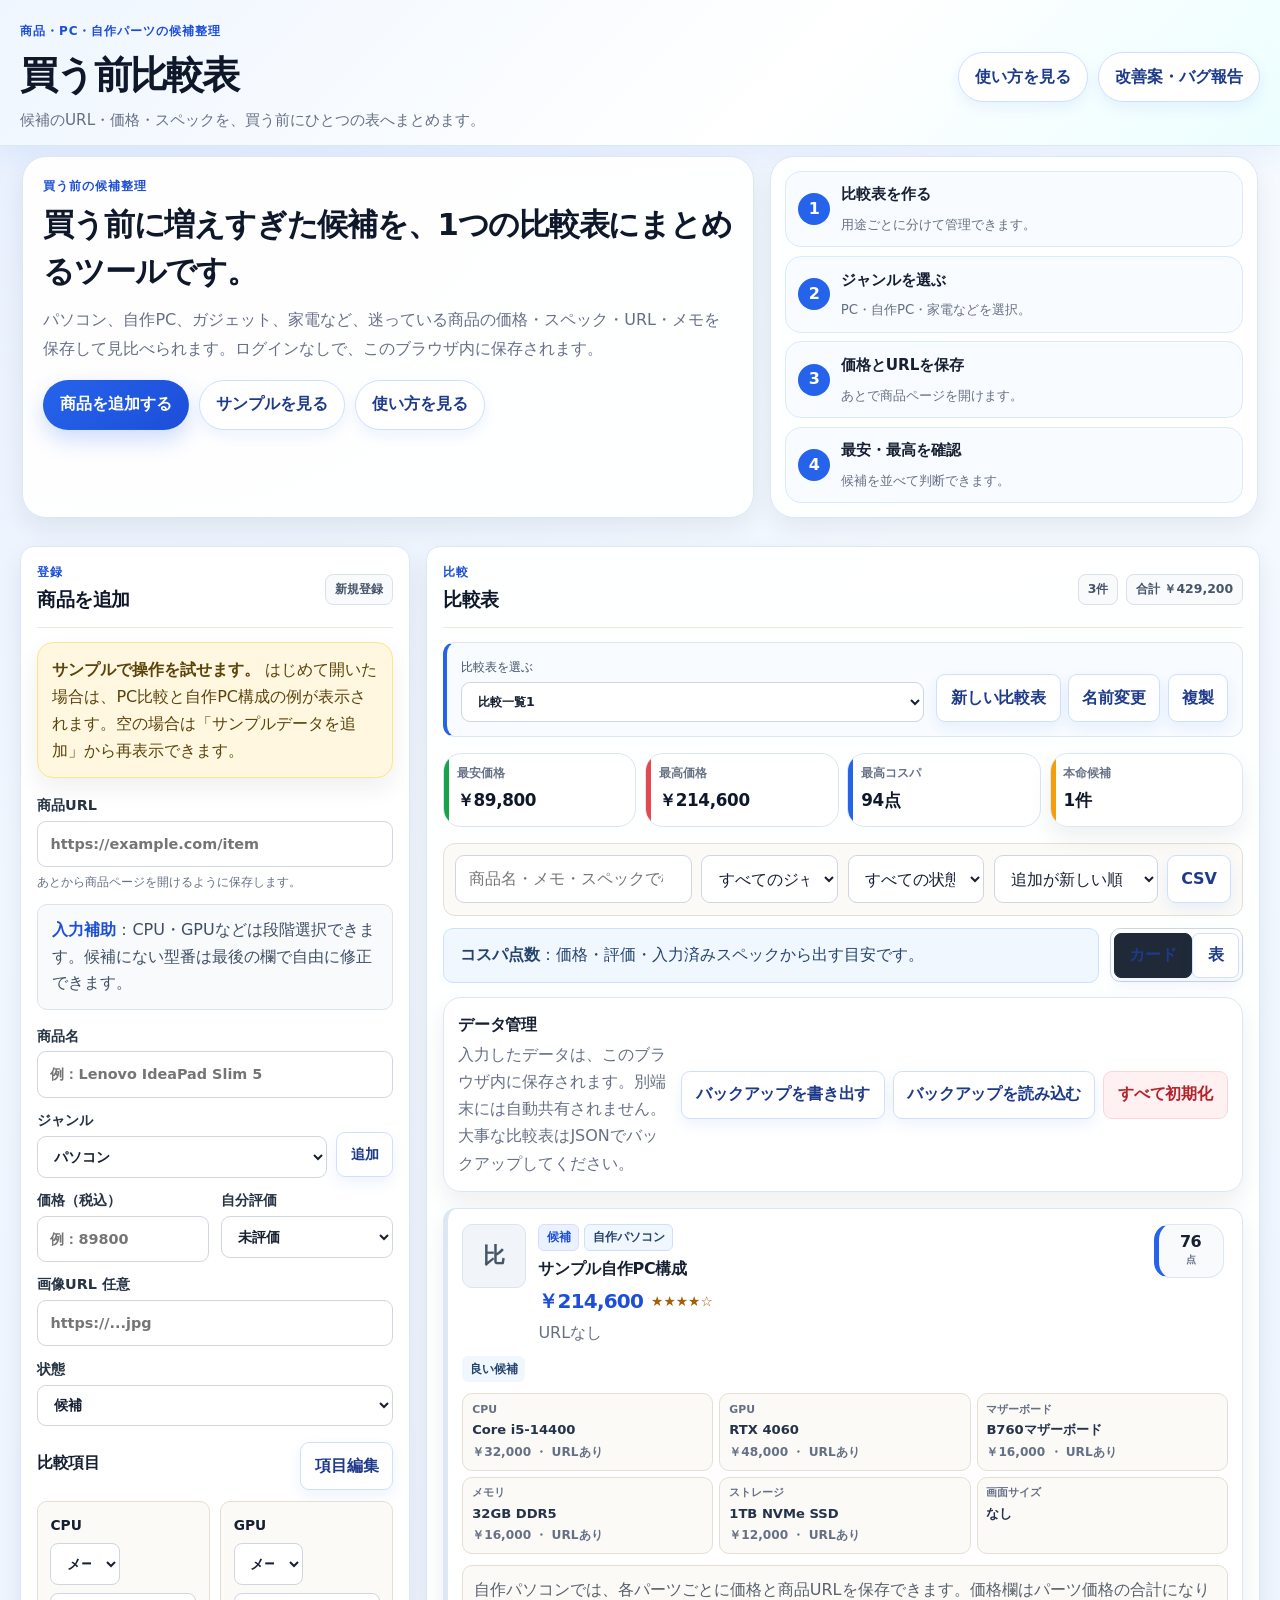
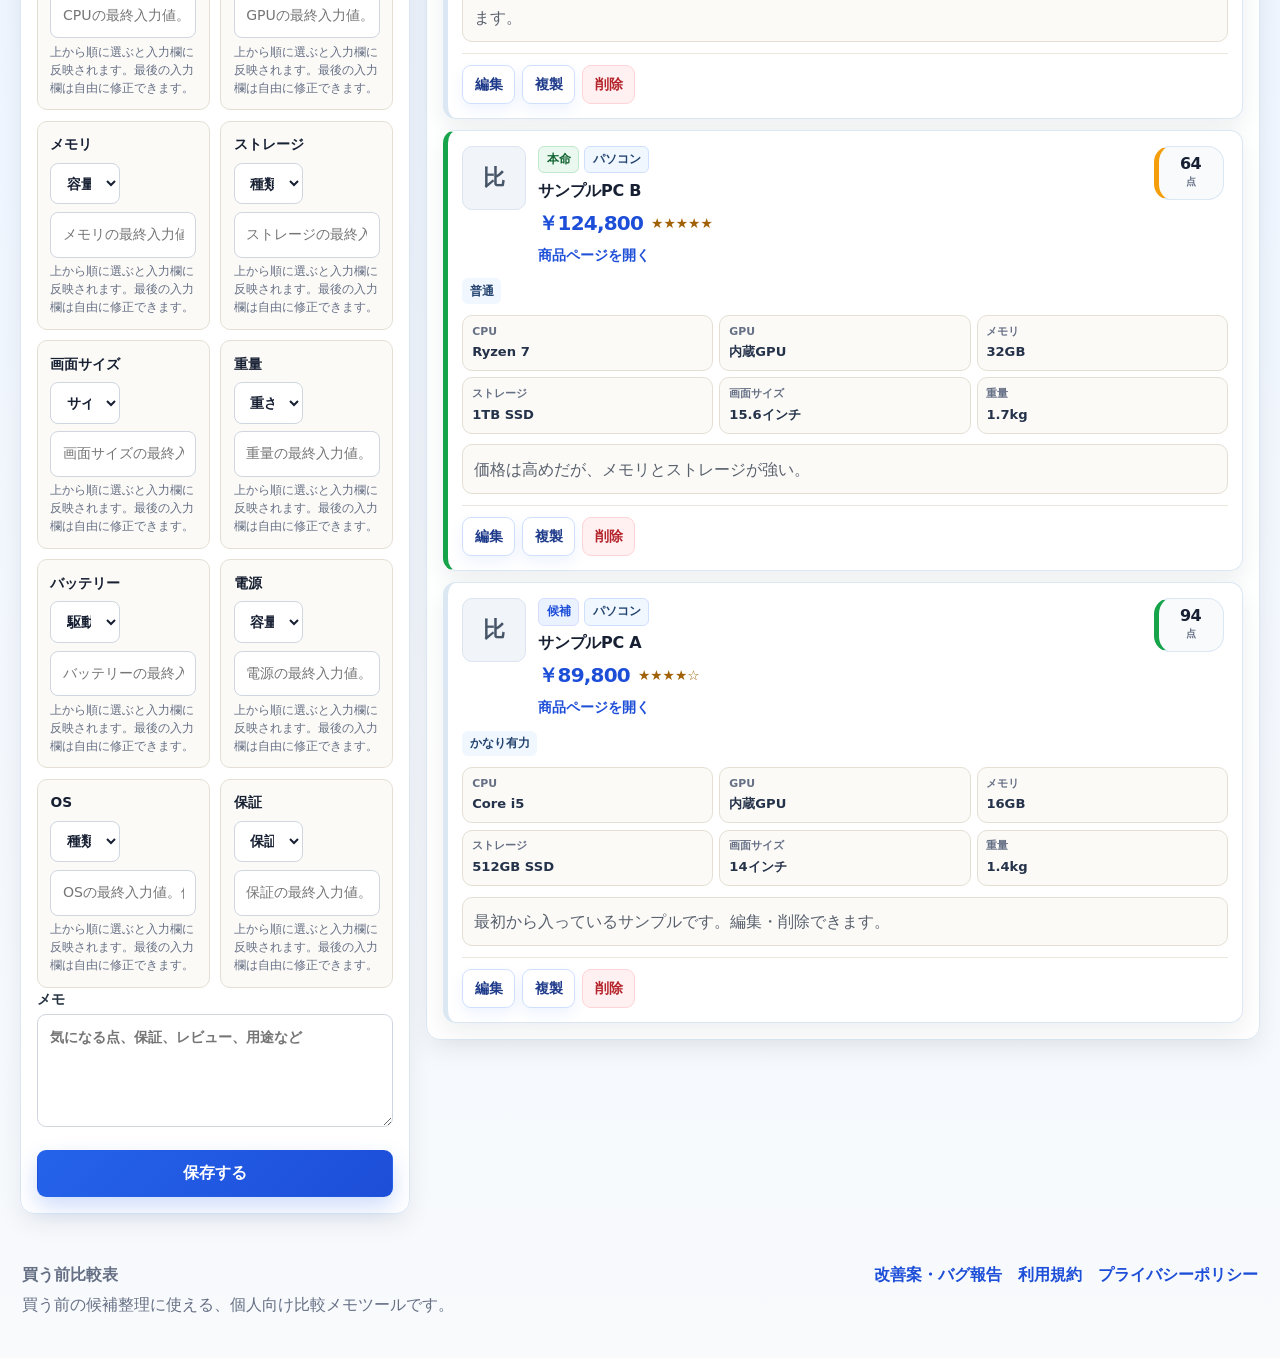
<file: index.html>
<!doctype html>
<html lang="ja">
<head>
  <meta charset="UTF-8" />
  <meta name="viewport" content="width=device-width, initial-scale=1.0" />
  <title>買う前比較表｜商品・PC・自作パーツを整理する比較メモ</title>
  <meta name="description" content="買う前に迷っている商品を、価格・スペック・URL・メモごとに整理できる比較表ツール。パソコン、自作PC、ガジェット、家電の候補整理に使えます。" />
  <meta name="theme-color" content="#2563eb" />
  <meta property="og:title" content="買う前比較表｜買う前の候補を整理する比較メモ" />
  <meta property="og:description" content="価格・スペック・URL・メモをまとめて、PC・自作パーツ・ガジェットなどを比較できます。" />
  <meta property="og:type" content="website" />
  <meta property="og:url" content="https://create-100-apps.github.io/kau-mae-hikakuhyo/" />
  <meta property="og:image" content="https://create-100-apps.github.io/kau-mae-hikakuhyo/ogp.png" />
  <meta name="twitter:card" content="summary_large_image" />
  <meta name="twitter:title" content="買う前比較表｜買う前の候補を整理する比較メモ" />
  <meta name="twitter:description" content="価格・スペック・URL・メモをまとめて、買う前の候補を整理できます。" />
  <meta name="twitter:image" content="https://create-100-apps.github.io/kau-mae-hikakuhyo/ogp.png" />
  <link rel="icon" href="favicon.svg" type="image/svg+xml" />
  <link rel="stylesheet" href="styles.css?v=mobile-ui-20260629" />
</head>
<body>
  <header class="app-header">
    <div>
      <p class="eyebrow">商品・PC・自作パーツの候補整理</p>
      <h1>買う前比較表</h1>
      <p class="lead">候補のURL・価格・スペックを、買う前にひとつの表へまとめます。</p>
    </div>
    <div class="header-actions">
      <a class="secondary button-link" href="#usageGuide">使い方を見る</a>
      <a class="secondary button-link" href="feedback.html">改善案・バグ報告</a>
    </div>
  </header>

  <section class="public-intro" aria-label="買う前比較表の概要">
    <div class="intro-copy">
      <p class="eyebrow">買う前の候補整理</p>
      <h2>買う前に増えすぎた候補を、1つの比較表にまとめるツールです。</h2>
      <p>パソコン、自作PC、ガジェット、家電など、迷っている商品の価格・スペック・URL・メモを保存して見比べられます。ログインなしで、このブラウザ内に保存されます。</p>
      <div class="intro-actions">
        <a class="primary button-link" href="#productForm">商品を追加する</a>
        <a class="secondary button-link" href="#summaryGrid">サンプルを見る</a>
        <a class="secondary button-link" href="#usageGuide">使い方を見る</a>
      </div>
    </div>
    <ol id="usageGuide" class="quick-steps">
      <li><span>1</span><strong>比較表を作る</strong><small>用途ごとに分けて管理できます。</small></li>
      <li><span>2</span><strong>ジャンルを選ぶ</strong><small>PC・自作PC・家電などを選択。</small></li>
      <li><span>3</span><strong>価格とURLを保存</strong><small>あとで商品ページを開けます。</small></li>
      <li><span>4</span><strong>最安・最高を確認</strong><small>候補を並べて判断できます。</small></li>
    </ol>
  </section>

  <main class="layout">
    <section class="panel form-panel">
      <div class="section-heading">
        <div>
          <p class="eyebrow">登録</p>
          <h2>商品を追加</h2>
        </div>
        <span id="formModeBadge" class="badge">新規登録</span>
      </div>

      <div class="sample-notice">
        <strong>サンプルで操作を試せます。</strong>はじめて開いた場合は、PC比較と自作PC構成の例が表示されます。空の場合は「サンプルデータを追加」から再表示できます。
      </div>

      <form id="productForm">
        <input type="hidden" id="editingId" />

        <label>
          商品URL
          <input id="productUrl" type="url" placeholder="https://example.com/item" />
          <small>あとから商品ページを開けるように保存します。</small>
        </label>

        <div class="manual-guide">
          <strong>入力補助</strong>：CPU・GPUなどは段階選択できます。候補にない型番は最後の欄で自由に修正できます。
        </div>

        <label>
          商品名
          <input id="productName" type="text" placeholder="例：Lenovo IdeaPad Slim 5" required />
        </label>

        <label>
          ジャンル
          <div class="split-row">
            <select id="categorySelect"></select>
            <button id="newCategoryBtn" type="button" class="secondary compact">追加</button>
          </div>
        </label>

        <div class="two-column-form">
          <label>
            価格（税込）
            <input id="productPrice" type="number" min="0" step="1" placeholder="例：89800" />
          </label>

          <label>
            自分評価
            <select id="productRating">
              <option value="">未評価</option>
              <option value="5">★★★★★ 5</option>
              <option value="4">★★★★☆ 4</option>
              <option value="3">★★★☆☆ 3</option>
              <option value="2">★★☆☆☆ 2</option>
              <option value="1">★☆☆☆☆ 1</option>
            </select>
          </label>
        </div>

        <label>
          画像URL 任意
          <input id="imageUrl" type="url" placeholder="https://...jpg" />
        </label>

        <label>
          状態
          <select id="productStatus">
            <option value="候補">候補</option>
            <option value="本命">本命</option>
            <option value="保留">保留</option>
            <option value="買わない">買わない</option>
          </select>
        </label>

        <div class="dynamic-specs">
          <div class="section-heading mini">
            <h3>比較項目</h3>
            <button id="editSpecsBtn" type="button" class="secondary compact">項目編集</button>
          </div>
          <div id="specFields" class="spec-grid"></div>
        </div>

        <label>
          メモ
          <textarea id="productMemo" rows="4" placeholder="気になる点、保証、レビュー、用途など"></textarea>
        </label>

        <div class="form-actions">
          <button type="submit" class="primary">保存する</button>
          <button id="cancelEditBtn" type="button" class="secondary hidden">編集をやめる</button>
        </div>
      </form>
    </section>

    <section class="panel list-panel">
      <div class="section-heading list-heading">
        <div>
          <p class="eyebrow">比較</p>
          <h2>比較表</h2>
        </div>
        <div class="stats">
          <span id="itemCount">0件</span>
          <span id="totalPrice">合計 ¥0</span>
        </div>
      </div>

      <div class="group-manager" aria-label="比較表管理">
        <label>
          比較表を選ぶ
          <select id="groupSelect"></select>
        </label>
        <div class="group-actions">
          <button id="addGroupBtn" type="button" class="secondary compact">新しい比較表</button>
          <button id="renameGroupBtn" type="button" class="secondary compact">名前変更</button>
          <button id="duplicateGroupBtn" type="button" class="secondary compact">複製</button>
        </div>
      </div>

      <div class="summary-grid" id="summaryGrid">
        <article class="summary-card">
          <span>最安価格</span>
          <strong id="minPrice">-</strong>
        </article>
        <article class="summary-card">
          <span>最高価格</span>
          <strong id="maxPrice">-</strong>
        </article>
        <article class="summary-card highlight">
          <span>最高コスパ</span>
          <strong id="bestScore">-</strong>
        </article>
        <article class="summary-card">
          <span>本命候補</span>
          <strong id="favoriteCount">0件</strong>
        </article>
      </div>

      <div class="toolbar">
        <input id="searchInput" type="search" placeholder="商品名・メモ・スペックで検索" />
        <select id="filterCategory"></select>
        <select id="filterStatus">
          <option value="all">すべての状態</option>
          <option value="候補">候補</option>
          <option value="本命">本命</option>
          <option value="保留">保留</option>
          <option value="買わない">買わない</option>
        </select>
        <select id="sortSelect">
          <option value="createdDesc">追加が新しい順</option>
          <option value="scoreDesc">コスパが高い順</option>
          <option value="priceAsc">価格が安い順</option>
          <option value="priceDesc">価格が高い順</option>
          <option value="nameAsc">商品名順</option>
          <option value="statusAsc">状態順</option>
        </select>
        <button id="exportCsvBtn" class="secondary">CSV</button>
      </div>

      <div class="view-row">
        <div class="hint-card">
          <strong>コスパ点数</strong>：価格・評価・入力済みスペックから出す目安です。
        </div>
        <div class="view-switch" aria-label="表示切替">
          <button id="cardViewBtn" class="secondary active" type="button">カード</button>
          <button id="tableViewBtn" class="secondary" type="button">表</button>
        </div>
      </div>

      <div id="dataManagement" class="data-management">
        <div>
          <h3>データ管理</h3>
          <p>入力したデータは、このブラウザ内に保存されます。別端末には自動共有されません。大事な比較表はJSONでバックアップしてください。</p>
        </div>
        <div class="data-actions">
          <button id="exportJsonBtnInline" type="button" class="secondary compact">バックアップを書き出す</button>
          <label class="secondary import-label compact">
            バックアップを読み込む
            <input id="importJsonInputInline" type="file" accept="application/json" hidden>
          </label>
          <button id="resetBtn" type="button" class="danger ghost compact">すべて初期化</button>
        </div>
      </div>

      <div id="emptyState" class="empty-state">
        <h3>商品が未登録です</h3>
        <p>フォームから比較したい商品を追加してください。使い方を試したい場合は、サンプルを入れられます。</p>
        <button id="loadSampleDataBtn" type="button" class="secondary">サンプルデータを追加</button>
      </div>

      <div id="cardsGrid" class="cards-grid hidden"></div>

      <div class="table-wrap hidden" id="tableWrap">
        <table id="productTable">
          <thead id="tableHead"></thead>
          <tbody id="tableBody"></tbody>
        </table>
      </div>
    </section>
  </main>

  <dialog id="categoryDialog" class="dialog wide-dialog">
    <form method="dialog" id="categoryForm">
      <h2>ジャンルを追加</h2>
      <label>
        ジャンル名
        <input id="newCategoryName" type="text" placeholder="例：カメラ" />
      </label>

      <div class="builder-heading">
        <div>
          <h3>比較項目と入力方式</h3>
          <p class="muted">項目ごとに入力方法を設定できます。</p>
        </div>
        <button id="addCategoryFieldBtn" type="button" class="secondary compact">項目を追加</button>
      </div>

      <div id="categoryFieldBuilder" class="field-builder"></div>

      <div class="hint-card compact-hint">
        <strong>候補選択：</strong>候補をカンマ区切りか改行で入力します。<br>
        <strong>段階選択：</strong><code>メーカー &gt; シリーズ &gt; 候補</code> のように1行ずつ入力します。
      </div>

      <menu>
        <button value="cancel" class="secondary">キャンセル</button>
        <button id="saveCategoryBtn" value="default" class="primary">追加</button>
      </menu>
    </form>
  </dialog>

  <dialog id="specDialog" class="dialog wide-dialog">
    <form method="dialog" id="specForm">
      <h2>比較項目を編集</h2>
      <p id="specDialogCategory" class="muted"></p>

      <div class="builder-heading">
        <div>
          <h3>項目設計</h3>
          <p class="muted">項目名・入力方式・候補・並び順を変更できます。</p>
        </div>
        <button id="addSpecFieldBtn" type="button" class="secondary compact">項目を追加</button>
      </div>

      <div id="specFieldBuilder" class="field-builder"></div>

      <div class="hint-card compact-hint">
        <strong>自動：</strong>CPUやGPUなど、アプリ側に用意した段階選択を使います。<br>
        <strong>自由入力：</strong>普通の入力欄になります。<br>
        <strong>候補から選択：</strong>自分で登録した候補から選べます。<br>
        <strong>段階選択：</strong><code>NVIDIA &gt; RTX 40シリーズ &gt; RTX 4060</code> のような階層候補を作れます。<br>
        <strong>順番変更：</strong>各項目の「↑」「↓」で比較表に出す順番を変えられます。
      </div>

      <menu>
        <button value="cancel" class="secondary">キャンセル</button>
        <button id="saveSpecsBtn" value="default" class="primary">保存</button>
      </menu>
    </form>
  </dialog>

  <nav class="mobile-bottom-nav" aria-label="スマホ用ショートカット">
    <a href="#summaryGrid"><span>比較</span></a>
    <a href="#productForm"><span>追加</span></a>
    <a href="#dataManagement"><span>管理</span></a>
  </nav>

  <footer class="app-footer">
    <div>
      <strong>買う前比較表</strong>
      <p>買う前の候補整理に使える、個人向け比較メモツールです。</p>
    </div>
    <nav aria-label="フッターリンク">
      <a href="feedback.html">改善案・バグ報告</a>
      <a href="terms.html">利用規約</a>
      <a href="privacy.html">プライバシーポリシー</a>
    </nav>
  </footer>

  <template id="specInputTemplate">
    <label class="spec-field">
      <span></span>
      <input type="text" />
    </label>
  </template>

  <script src="app.js?v=mobile-ui-20260629"></script>
</body>
</html>
</file>
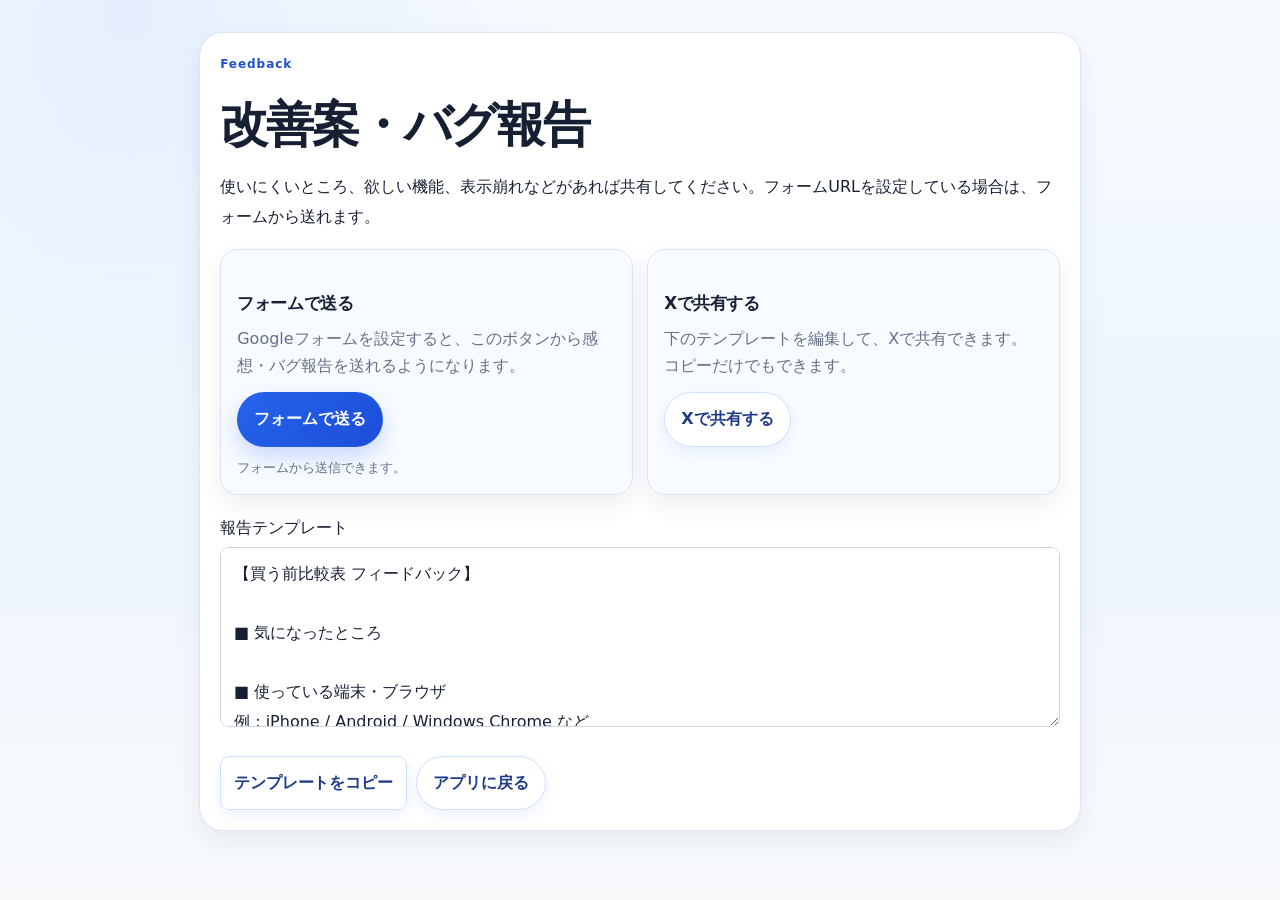
<file: feedback.html>
<!doctype html>
<html lang="ja">
<head>
  <meta charset="UTF-8" />
  <meta name="viewport" content="width=device-width, initial-scale=1.0" />
  <title>改善案・バグ報告｜買う前比較表</title>
  <meta name="description" content="買う前比較表の改善案・バグ報告ページです。フォームまたはXからフィードバックできます。" />
  <link rel="icon" href="favicon.svg" type="image/svg+xml" />
  <link rel="stylesheet" href="styles.css" />
</head>
<body>
  <main class="static-page">
    <article class="static-card feedback-box">
      <p class="eyebrow">Feedback</p>
      <h1>改善案・バグ報告</h1>
      <p>使いにくいところ、欲しい機能、表示崩れなどがあれば共有してください。フォームURLを設定している場合は、フォームから送れます。</p>

      <div class="feedback-methods" aria-label="フィードバック方法">
        <section class="feedback-method-card">
          <h2>フォームで送る</h2>
          <p>Googleフォームを設定すると、このボタンから感想・バグ報告を送れるようになります。</p>
          <a id="googleFormLink" class="primary button-link disabled-link" href="#" target="_blank" rel="noopener" aria-disabled="true">フォームで送る</a>
          <small id="formSetupHint">現在はフォームURLが未設定です。運営者は feedback.html の <code>GOOGLE_FORM_URL</code> にGoogleフォームURLを入れてください。</small>
        </section>

        <section class="feedback-method-card">
          <h2>Xで共有する</h2>
          <p>下のテンプレートを編集して、Xで共有できます。コピーだけでもできます。</p>
          <a id="xFeedbackLink" class="secondary button-link" href="https://x.com/intent/tweet?text=%E3%80%90%E8%B2%B7%E3%81%86%E5%89%8D%E6%AF%94%E8%BC%83%E8%A1%A8%20%E3%83%95%E3%82%A3%E3%83%BC%E3%83%89%E3%83%90%E3%83%83%E3%82%AF%E3%80%91%0A%0A%23%E8%B2%B7%E3%81%86%E5%89%8D%E6%AF%94%E8%BC%83%E8%A1%A8" target="_blank" rel="noopener">Xで共有する</a>
        </section>
      </div>

      <label>
        報告テンプレート
        <textarea id="feedbackText">【買う前比較表 フィードバック】

■ 気になったところ

■ 使っている端末・ブラウザ
例：iPhone / Android / Windows Chrome など

■ こうなると便利だと思ったこと

</textarea>
      </label>

      <div class="static-actions">
        <button id="copyFeedbackBtn" type="button" class="secondary">テンプレートをコピー</button>
        <a class="secondary button-link" href="index.html">アプリに戻る</a>
      </div>
    </article>
  </main>

  <script>
    const GOOGLE_FORM_URL = "https://forms.gle/GAiEZay9EmUUGiwd6"; // 例：https://forms.gle/xxxxxxxxxxxxxx

    const textarea = document.getElementById('feedbackText');
    const copyBtn = document.getElementById('copyFeedbackBtn');
    const xLink = document.getElementById('xFeedbackLink');
    const googleFormLink = document.getElementById('googleFormLink');
    const formSetupHint = document.getElementById('formSetupHint');

    if (GOOGLE_FORM_URL) {
      googleFormLink.href = GOOGLE_FORM_URL;
      googleFormLink.classList.remove('disabled-link');
      googleFormLink.removeAttribute('aria-disabled');
      formSetupHint.textContent = 'フォームから送信できます。';
    }

    function updateXLink() {
      const text = textarea.value.trim() || '【買う前比較表 フィードバック】';
      xLink.href = `https://x.com/intent/tweet?text=${encodeURIComponent(text + '\n\n#買う前比較表')}`;
    }

    googleFormLink.addEventListener('click', event => {
      if (!GOOGLE_FORM_URL) event.preventDefault();
    });

    textarea.addEventListener('input', updateXLink);
    copyBtn.addEventListener('click', async () => {
      try {
        await navigator.clipboard.writeText(textarea.value);
        copyBtn.textContent = 'コピーしました';
        setTimeout(() => copyBtn.textContent = 'テンプレートをコピー', 1400);
      } catch {
        textarea.select();
        document.execCommand('copy');
      }
    });
    updateXLink();
  </script>
</body>
</html>
</file>
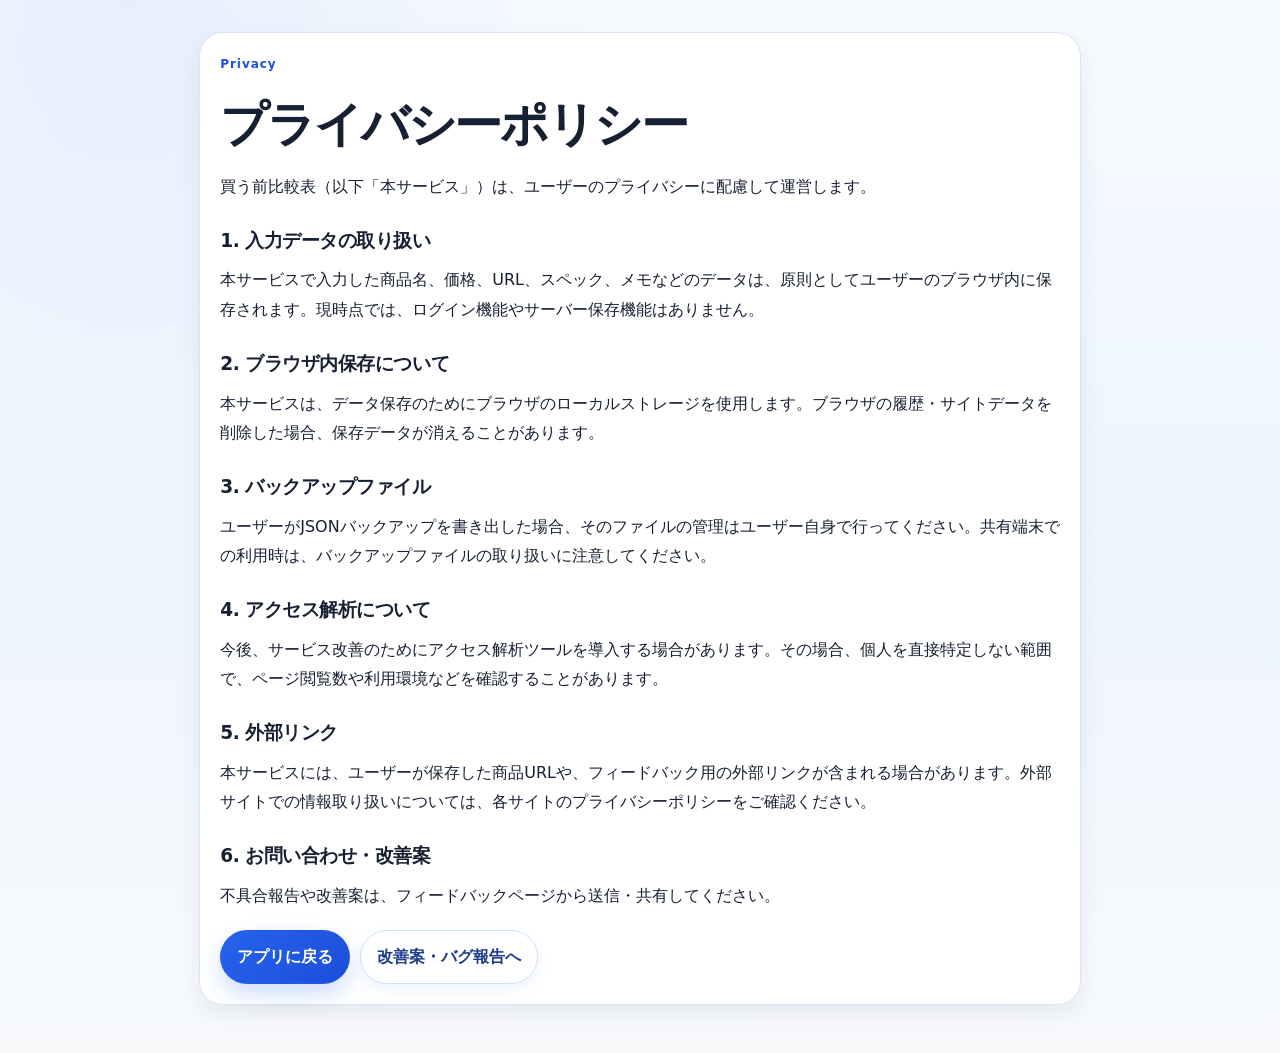
<file: privacy.html>
<!doctype html>
<html lang="ja">
<head>
  <meta charset="UTF-8" />
  <meta name="viewport" content="width=device-width, initial-scale=1.0" />
  <title>プライバシーポリシー｜買う前比較表</title>
  <meta name="description" content="買う前比較表のプライバシーポリシーです。" />
  <link rel="icon" href="favicon.svg" type="image/svg+xml" />
  <link rel="stylesheet" href="styles.css" />
</head>
<body>
  <main class="static-page">
    <article class="static-card">
      <p class="eyebrow">Privacy</p>
      <h1>プライバシーポリシー</h1>
      <p>買う前比較表（以下「本サービス」）は、ユーザーのプライバシーに配慮して運営します。</p>

      <h2>1. 入力データの取り扱い</h2>
      <p>本サービスで入力した商品名、価格、URL、スペック、メモなどのデータは、原則としてユーザーのブラウザ内に保存されます。現時点では、ログイン機能やサーバー保存機能はありません。</p>

      <h2>2. ブラウザ内保存について</h2>
      <p>本サービスは、データ保存のためにブラウザのローカルストレージを使用します。ブラウザの履歴・サイトデータを削除した場合、保存データが消えることがあります。</p>

      <h2>3. バックアップファイル</h2>
      <p>ユーザーがJSONバックアップを書き出した場合、そのファイルの管理はユーザー自身で行ってください。共有端末での利用時は、バックアップファイルの取り扱いに注意してください。</p>

      <h2>4. アクセス解析について</h2>
      <p>今後、サービス改善のためにアクセス解析ツールを導入する場合があります。その場合、個人を直接特定しない範囲で、ページ閲覧数や利用環境などを確認することがあります。</p>

      <h2>5. 外部リンク</h2>
      <p>本サービスには、ユーザーが保存した商品URLや、フィードバック用の外部リンクが含まれる場合があります。外部サイトでの情報取り扱いについては、各サイトのプライバシーポリシーをご確認ください。</p>

      <h2>6. お問い合わせ・改善案</h2>
      <p>不具合報告や改善案は、フィードバックページから送信・共有してください。</p>

      <div class="static-actions">
        <a class="primary button-link" href="index.html">アプリに戻る</a>
        <a class="secondary button-link" href="feedback.html">改善案・バグ報告へ</a>
      </div>
    </article>
  </main>
</body>
</html>
</file>
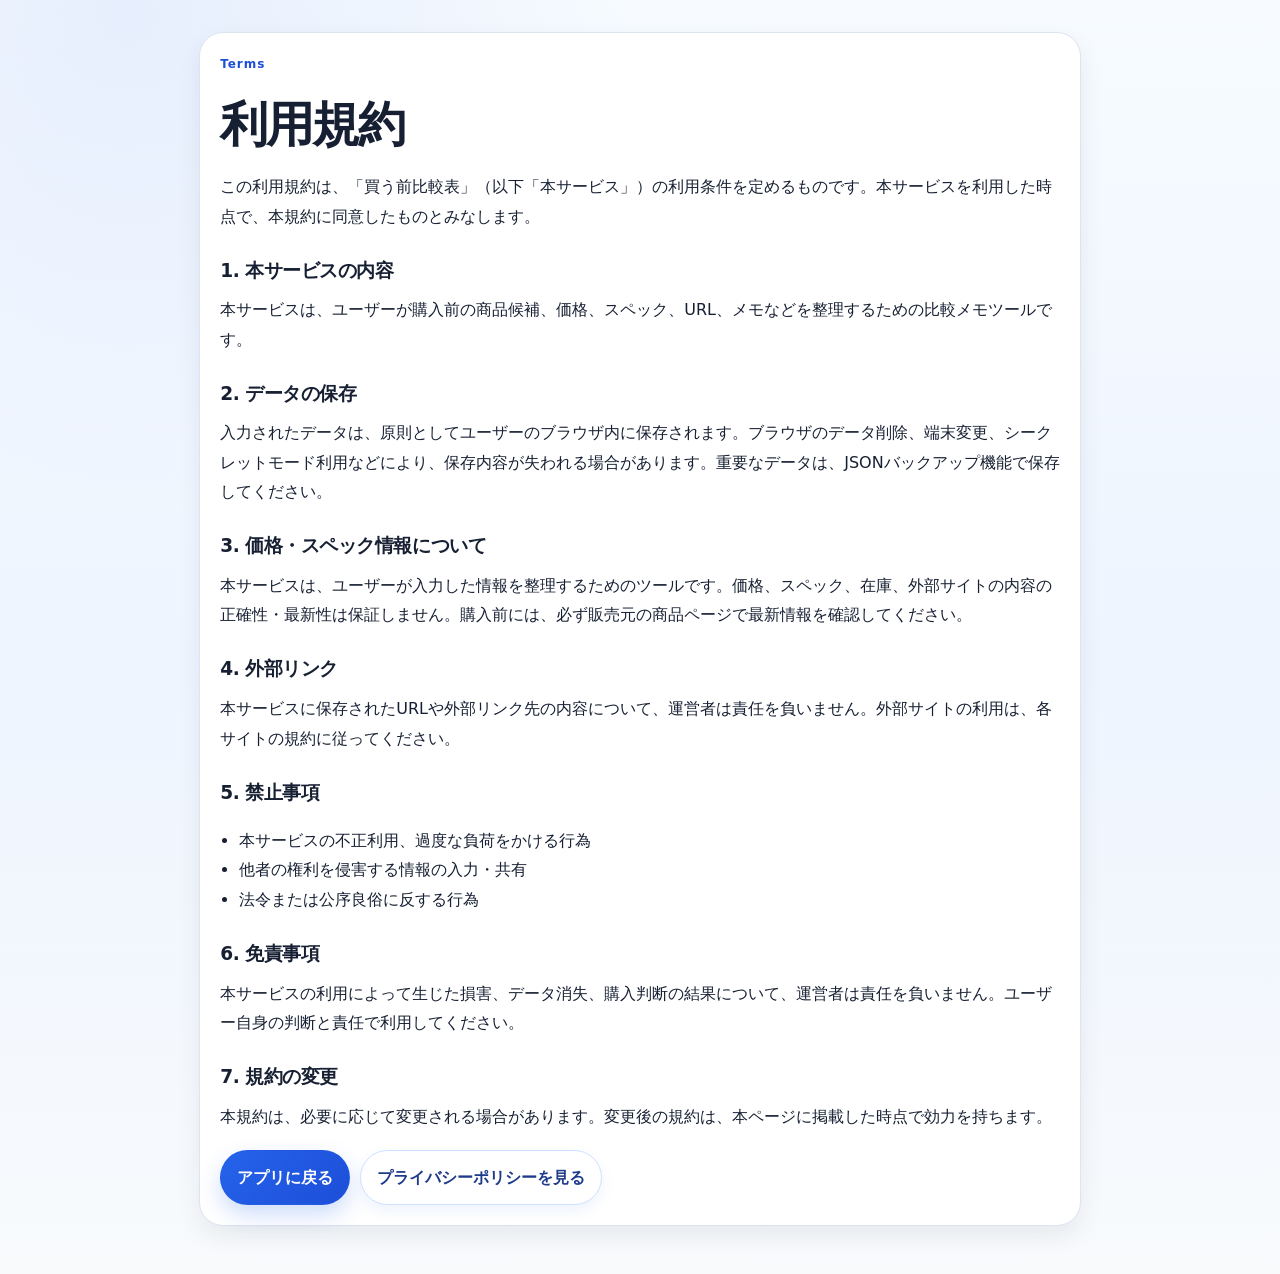
<file: terms.html>
<!doctype html>
<html lang="ja">
<head>
  <meta charset="UTF-8" />
  <meta name="viewport" content="width=device-width, initial-scale=1.0" />
  <title>利用規約｜買う前比較表</title>
  <meta name="description" content="買う前比較表の利用規約です。" />
  <link rel="icon" href="favicon.svg" type="image/svg+xml" />
  <link rel="stylesheet" href="styles.css" />
</head>
<body>
  <main class="static-page">
    <article class="static-card">
      <p class="eyebrow">Terms</p>
      <h1>利用規約</h1>
      <p>この利用規約は、「買う前比較表」（以下「本サービス」）の利用条件を定めるものです。本サービスを利用した時点で、本規約に同意したものとみなします。</p>

      <h2>1. 本サービスの内容</h2>
      <p>本サービスは、ユーザーが購入前の商品候補、価格、スペック、URL、メモなどを整理するための比較メモツールです。</p>

      <h2>2. データの保存</h2>
      <p>入力されたデータは、原則としてユーザーのブラウザ内に保存されます。ブラウザのデータ削除、端末変更、シークレットモード利用などにより、保存内容が失われる場合があります。重要なデータは、JSONバックアップ機能で保存してください。</p>

      <h2>3. 価格・スペック情報について</h2>
      <p>本サービスは、ユーザーが入力した情報を整理するためのツールです。価格、スペック、在庫、外部サイトの内容の正確性・最新性は保証しません。購入前には、必ず販売元の商品ページで最新情報を確認してください。</p>

      <h2>4. 外部リンク</h2>
      <p>本サービスに保存されたURLや外部リンク先の内容について、運営者は責任を負いません。外部サイトの利用は、各サイトの規約に従ってください。</p>

      <h2>5. 禁止事項</h2>
      <ul>
        <li>本サービスの不正利用、過度な負荷をかける行為</li>
        <li>他者の権利を侵害する情報の入力・共有</li>
        <li>法令または公序良俗に反する行為</li>
      </ul>

      <h2>6. 免責事項</h2>
      <p>本サービスの利用によって生じた損害、データ消失、購入判断の結果について、運営者は責任を負いません。ユーザー自身の判断と責任で利用してください。</p>

      <h2>7. 規約の変更</h2>
      <p>本規約は、必要に応じて変更される場合があります。変更後の規約は、本ページに掲載した時点で効力を持ちます。</p>

      <div class="static-actions">
        <a class="primary button-link" href="index.html">アプリに戻る</a>
        <a class="secondary button-link" href="privacy.html">プライバシーポリシーを見る</a>
      </div>
    </article>
  </main>
</body>
</html>
</file>
<file: styles.css>
:root {
  --bg: #f3f7fb;
  --panel: #ffffff;
  --ink: #172033;
  --muted: #667085;
  --line: #dbe4f0;
  --brand: #2563eb;
  --brand-strong: #1d4ed8;
  --brand-soft: #eaf2ff;
  --accent: #0f766e;
  --accent-soft: #e7f8f5;
  --danger: #e5484d;
  --danger-strong: #c92a2f;
  --danger-soft: #fff0f1;
  --warning: #f59e0b;
  --warning-soft: #fff7df;
  --success: #16a34a;
  --success-soft: #eaf8ef;
  --blue-soft: #eaf2ff;
  --shadow: 0 18px 44px rgba(37, 99, 235, 0.10);
  --shadow-small: 0 10px 24px rgba(15, 23, 42, 0.07);
  --radius: 22px;
}

* { box-sizing: border-box; }

html { scroll-behavior: smooth; }

body {
  margin: 0;
  font-family: Inter, ui-sans-serif, system-ui, -apple-system, BlinkMacSystemFont, "Segoe UI", sans-serif;
  color: var(--ink);
  background:
    linear-gradient(180deg, #ffffff 0%, #f7f7f7 42%, #eeeeee 100%);
  min-height: 100vh;
}

button,
input,
select,
textarea { font: inherit; }

button,
.import-label {
  border: 0;
  border-radius: 999px;
  padding: 0.72rem 1rem;
  cursor: pointer;
  font-weight: 800;
  transition: transform 0.15s ease, box-shadow 0.15s ease, opacity 0.15s ease, background 0.15s ease;
  white-space: nowrap;
}

button:hover,
.import-label:hover { transform: translateY(-1px); }
button:active { transform: translateY(0); }

.primary {
  background: var(--brand);
  color: white;
  box-shadow: 0 8px 18px rgba(47, 93, 80, 0.18);
}

.primary:hover { background: var(--brand-strong); }

.secondary,
.import-label {
  background: #efe8dc;
  color: var(--ink);
}

.secondary.active {
  background: var(--brand);
  color: white;
}

.danger { color: white; background: var(--danger); }
.ghost { background: transparent; color: var(--danger); border: 1px solid rgba(179, 58, 58, 0.35); }
.compact { padding: 0.66rem 0.85rem; }
.hidden { display: none !important; }

.app-header {
  max-width: 1440px;
  margin: 0 auto;
  padding: 2.2rem 1.4rem 1rem;
  display: flex;
  justify-content: space-between;
  align-items: flex-end;
  gap: 1.4rem;
}

h1, h2, h3, p { margin-top: 0; }
h1 { font-size: clamp(2.1rem, 4vw, 4.3rem); margin-bottom: 0.45rem; letter-spacing: -0.06em; }
h2 { margin-bottom: 0; font-size: 1.38rem; }
h3 { margin-bottom: 0.4rem; }
.lead { color: var(--muted); max-width: 52rem; margin-bottom: 0; line-height: 1.8; }
.eyebrow { color: var(--accent); font-weight: 900; letter-spacing: 0.08em; font-size: 0.78rem; margin-bottom: 0.3rem; }
.muted { color: var(--muted); }

.header-actions {
  display: flex;
  gap: 0.6rem;
  flex-wrap: wrap;
  justify-content: flex-end;
}

.layout {
  max-width: 1440px;
  margin: 0 auto;
  padding: 1rem 1.4rem 2.5rem;
  display: grid;
  grid-template-columns: minmax(340px, 430px) minmax(0, 1fr);
  gap: 1.2rem;
  align-items: start;
}

.panel {
  background: rgba(255, 253, 248, 0.9);
  border: 1px solid rgba(231, 223, 210, 0.92);
  border-radius: var(--radius);
  box-shadow: var(--shadow);
  backdrop-filter: blur(12px);
}

.form-panel { padding: 1.2rem; position: sticky; top: 1rem; }
.list-panel { padding: 1.2rem; min-width: 0; }

.section-heading {
  display: flex;
  justify-content: space-between;
  align-items: center;
  gap: 1rem;
  margin-bottom: 1.1rem;
}

.list-heading { margin-bottom: 0.8rem; }
.section-heading.mini { margin: 1rem 0 0.7rem; }

.badge,
.stats span {
  background: #f3eadb;
  color: #5c4222;
  border-radius: 999px;
  padding: 0.38rem 0.72rem;
  font-size: 0.82rem;
  font-weight: 900;
}

.stats {
  display: flex;
  gap: 0.5rem;
  flex-wrap: wrap;
  justify-content: flex-end;
}

.summary-grid {
  display: grid;
  grid-template-columns: repeat(auto-fit, minmax(140px, 1fr));
  gap: 0.7rem;
  margin-bottom: 1rem;
}

.summary-card {
  background: #fbf7ef;
  border: 1px solid var(--line);
  border-radius: 18px;
  padding: 0.8rem 0.95rem;
  min-width: 0;
}

.summary-card span {
  display: block;
  color: var(--muted);
  font-size: 0.78rem;
  font-weight: 800;
  margin-bottom: 0.25rem;
}

.summary-card strong {
  font-size: 1.2rem;
  letter-spacing: -0.03em;
}

.summary-card.highlight {
  background: var(--brand-soft);
  border-color: rgba(47, 93, 80, 0.25);
}

form label {
  display: block;
  font-weight: 800;
  margin-bottom: 0.82rem;
}

input,
select,
textarea {
  width: 100%;
  border: 1px solid var(--line);
  background: white;
  border-radius: 14px;
  padding: 0.78rem 0.9rem;
  color: var(--ink);
  outline: none;
  margin-top: 0.35rem;
}

input:focus,
select:focus,
textarea:focus {
  border-color: rgba(47, 93, 80, 0.65);
  box-shadow: 0 0 0 4px rgba(47, 93, 80, 0.1);
}

textarea { resize: vertical; }
small { display: block; color: var(--muted); font-weight: 500; margin-top: 0.35rem; line-height: 1.6; }

.fetch-status {
  margin-top: 0.55rem;
  border-radius: 14px;
  padding: 0.72rem 0.85rem;
  line-height: 1.6;
  font-size: 0.88rem;
  font-weight: 800;
  background: #f2eee6;
  border: 1px solid var(--line);
  color: #544536;
}

.fetch-status[data-type="loading"] {
  background: #edf3ef;
  border-color: rgba(47, 93, 80, 0.22);
  color: var(--brand-strong);
}

.fetch-status[data-type="success"] {
  background: #e7f2e9;
  border-color: rgba(47, 93, 80, 0.24);
  color: #24483e;
}

.fetch-status[data-type="error"] {
  background: #f8e6e4;
  border-color: rgba(179, 58, 58, 0.22);
  color: #8f302e;
}

button:disabled {
  cursor: wait;
  opacity: 0.72;
  transform: none;
}

.url-row,
.split-row,
.form-actions {
  display: flex;
  gap: 0.55rem;
  align-items: center;
}

.url-row input,
.split-row select { flex: 1; }
.form-actions { margin-top: 1rem; }
.form-actions button { flex: 1; }

.two-column-form {
  display: grid;
  grid-template-columns: 1fr 1fr;
  gap: 0.7rem;
}

.spec-grid {
  display: grid;
  grid-template-columns: repeat(2, minmax(0, 1fr));
  gap: 0.65rem;
}
.spec-field { margin-bottom: 0 !important; }
.spec-field span { display: block; font-size: 0.85rem; }

.toolbar {
  display: grid;
  grid-template-columns: minmax(160px, 1.3fr) minmax(120px, 0.75fr) minmax(120px, 0.75fr) minmax(140px, 0.9fr) auto;
  gap: 0.6rem;
  margin-bottom: 0.85rem;
}
.toolbar input,
.toolbar select { margin-top: 0; }

.view-row {
  display: grid;
  grid-template-columns: minmax(0, 1fr) auto;
  gap: 0.7rem;
  align-items: stretch;
  margin-bottom: 1rem;
}

.hint-card {
  background: #f2eee6;
  border: 1px dashed #d8cbb8;
  border-radius: 16px;
  padding: 0.85rem 1rem;
  color: #544536;
  line-height: 1.7;
}

.view-switch {
  display: flex;
  background: #f2eee6;
  border: 1px solid var(--line);
  border-radius: 999px;
  padding: 0.25rem;
  align-self: center;
}

.view-switch button {
  padding: 0.58rem 0.9rem;
  box-shadow: none;
}

.empty-state {
  padding: 3.5rem 1rem;
  text-align: center;
  color: var(--muted);
  border: 1px dashed var(--line);
  border-radius: 18px;
}

.cards-grid {
  display: grid;
  grid-template-columns: repeat(2, minmax(0, 1fr));
  gap: 0.9rem;
}

.product-card {
  background: white;
  border: 1px solid var(--line);
  border-radius: 22px;
  padding: 1rem;
  box-shadow: var(--shadow-small);
  display: flex;
  flex-direction: column;
  gap: 0.78rem;
  min-width: 0;
}

.card-top {
  display: grid;
  grid-template-columns: 76px minmax(0, 1fr) 68px;
  gap: 0.85rem;
  align-items: start;
}

.card-image-wrap {
  width: 76px;
  height: 76px;
  border-radius: 18px;
  border: 1px solid var(--line);
  overflow: hidden;
  background: #f3eadb;
  display: grid;
  place-items: center;
  color: #8a6d43;
  font-weight: 1000;
  font-size: 1.35rem;
}

.card-image { width: 100%; height: 100%; object-fit: cover; }
.card-image-wrap.no-image { background: linear-gradient(135deg, #f4eadc, #edf3ef); }

.card-main { min-width: 0; }
.card-meta { display: flex; flex-wrap: wrap; gap: 0.35rem; margin-bottom: 0.35rem; }
.product-card h3 {
  font-size: 1.02rem;
  line-height: 1.45;
  margin-bottom: 0.45rem;
  display: -webkit-box;
  -webkit-line-clamp: 2;
  -webkit-box-orient: vertical;
  overflow: hidden;
}

.card-price-row { display: flex; align-items: center; flex-wrap: wrap; gap: 0.5rem; margin-bottom: 0.25rem; }
.card-price { font-size: 1.25rem; letter-spacing: -0.04em; }
.rating-chip { color: #956421; font-weight: 900; font-size: 0.86rem; }
.category-chip {
  display: inline-flex;
  align-items: center;
  border-radius: 999px;
  padding: 0.28rem 0.58rem;
  background: var(--blue-soft);
  color: #334155;
  font-weight: 900;
  font-size: 0.82rem;
}

.score-ring {
  width: 66px;
  height: 66px;
  border-radius: 50%;
  display: grid;
  place-items: center;
  background:
    radial-gradient(circle closest-side, white 68%, transparent 70%),
    conic-gradient(var(--brand) calc(var(--score) * 1%), #eee5d7 0);
  border: 1px solid var(--line);
  position: relative;
}

.score-ring strong {
  font-size: 1.12rem;
  line-height: 1;
  letter-spacing: -0.04em;
}

.score-ring span {
  position: absolute;
  bottom: 0.78rem;
  font-size: 0.62rem;
  color: var(--muted);
  font-weight: 900;
}

.score-ring.excellent { background: radial-gradient(circle closest-side, white 68%, transparent 70%), conic-gradient(#2f5d50 calc(var(--score) * 1%), #eee5d7 0); }
.score-ring.good { background: radial-gradient(circle closest-side, white 68%, transparent 70%), conic-gradient(#5d7747 calc(var(--score) * 1%), #eee5d7 0); }
.score-ring.normal { background: radial-gradient(circle closest-side, white 68%, transparent 70%), conic-gradient(#c68b43 calc(var(--score) * 1%), #eee5d7 0); }
.score-ring.low { background: radial-gradient(circle closest-side, white 68%, transparent 70%), conic-gradient(#b33a3a calc(var(--score) * 1%), #eee5d7 0); }

.score-note {
  display: inline-flex;
  align-self: flex-start;
  border-radius: 999px;
  padding: 0.34rem 0.7rem;
  background: #f7f1e8;
  color: #5b5246;
  font-size: 0.82rem;
  font-weight: 900;
}

.spec-chip-list {
  list-style: none;
  margin: 0;
  padding: 0;
  display: grid;
  grid-template-columns: repeat(2, minmax(0, 1fr));
  gap: 0.45rem;
}

.spec-chip-list li {
  background: #fbf7ef;
  border: 1px solid #efe4d4;
  border-radius: 14px;
  padding: 0.55rem 0.65rem;
  min-width: 0;
}

.spec-chip-list span {
  display: block;
  color: var(--muted);
  font-size: 0.72rem;
  font-weight: 800;
  margin-bottom: 0.1rem;
}

.spec-chip-list strong {
  display: block;
  overflow: hidden;
  text-overflow: ellipsis;
  white-space: nowrap;
  font-size: 0.88rem;
}

.card-memo {
  color: var(--muted);
  background: #fbf7ef;
  border-radius: 14px;
  padding: 0.7rem;
  white-space: pre-wrap;
  line-height: 1.7;
  margin-bottom: 0;
}

.card-actions {
  display: flex;
  gap: 0.45rem;
  flex-wrap: wrap;
  margin-top: auto;
}
.card-actions button { padding: 0.5rem 0.72rem; font-size: 0.85rem; }

.table-wrap {
  overflow: auto;
  border: 1px solid var(--line);
  border-radius: 18px;
  background: white;
  max-height: 72vh;
}

table {
  width: 100%;
  border-collapse: separate;
  border-spacing: 0;
  min-width: 1080px;
}

th,
td {
  border-bottom: 1px solid var(--line);
  padding: 0.78rem;
  text-align: left;
  vertical-align: top;
  font-size: 0.92rem;
}

th {
  position: sticky;
  top: 0;
  z-index: 1;
  background: #f7f1e8;
  font-size: 0.78rem;
  color: #5b5246;
  letter-spacing: 0.04em;
  text-transform: uppercase;
}

tr:last-child td { border-bottom: 0; }
tbody tr:hover { background: #fffaf2; }

.product-cell {
  display: flex;
  gap: 0.7rem;
  min-width: 220px;
}

.thumb {
  width: 48px;
  height: 48px;
  border-radius: 12px;
  object-fit: cover;
  border: 1px solid var(--line);
  background: #f3eadb;
  flex: 0 0 auto;
}

.placeholder-thumb {
  display: grid;
  place-items: center;
  color: #8a6d43;
  font-weight: 1000;
}

.product-name { font-weight: 950; margin-bottom: 0.2rem; }
.product-link { color: var(--brand); font-weight: 900; text-decoration: none; font-size: 0.86rem; }
.product-link:hover { text-decoration: underline; }
.price { font-weight: 950; white-space: nowrap; }
.rating-cell { white-space: nowrap; color: #956421; font-weight: 900; }

.status-pill,
.score-badge {
  display: inline-flex;
  align-items: center;
  border-radius: 999px;
  padding: 0.28rem 0.58rem;
  font-weight: 950;
  white-space: nowrap;
  font-size: 0.82rem;
}

.status-pill { background: var(--brand-soft); color: var(--brand-strong); }
.status-pill[data-status="本命"] { background: #e6f0e3; color: #334e2e; }
.status-pill[data-status="保留"] { background: #f7f1e8; color: #7a5c2e; }
.status-pill[data-status="買わない"] { background: #f8e6e4; color: #8f302e; }

.score-badge.excellent { background: #dfeee7; color: #24483e; }
.score-badge.good { background: #e8f1df; color: #4b612e; }
.score-badge.normal { background: #f7ead2; color: #7a5c2e; }
.score-badge.low { background: #f8e6e4; color: #8f302e; }

.row-actions {
  display: flex;
  gap: 0.4rem;
  flex-wrap: wrap;
  min-width: 150px;
}
.row-actions button { padding: 0.45rem 0.62rem; font-size: 0.82rem; }
.memo-cell { color: var(--muted); min-width: 180px; white-space: pre-wrap; }

.dialog {
  border: 0;
  border-radius: 22px;
  width: min(520px, calc(100vw - 2rem));
  padding: 1.2rem;
  box-shadow: 0 25px 80px rgba(31, 41, 51, 0.22);
  background: var(--panel);
}
.dialog::backdrop { background: rgba(31, 41, 51, 0.3); backdrop-filter: blur(3px); }
.dialog menu { display: flex; justify-content: flex-end; gap: 0.6rem; padding: 0; margin-bottom: 0; }

@media (max-width: 1160px) {
  .cards-grid { grid-template-columns: 1fr; }
}

@media (max-width: 980px) {
  .app-header { align-items: flex-start; flex-direction: column; }
  .header-actions { justify-content: flex-start; }
  .layout { grid-template-columns: 1fr; }
  .form-panel { position: static; }
  .toolbar { grid-template-columns: 1fr 1fr; }
  .toolbar button { grid-column: span 2; }
  .view-row { grid-template-columns: 1fr; }
  .view-switch { justify-self: start; }
}

@media (max-width: 720px) {
  .app-header, .layout { padding-left: 0.8rem; padding-right: 0.8rem; }
  .app-header { padding-top: 1.3rem; }
  .panel { border-radius: 18px; }
  .toolbar, .spec-grid, .two-column-form, .summary-grid { grid-template-columns: 1fr; }
  .url-row, .split-row, .form-actions { flex-direction: column; align-items: stretch; }
  .section-heading { align-items: flex-start; flex-direction: column; }
  .stats { justify-content: flex-start; }
  .card-top { grid-template-columns: 64px minmax(0, 1fr); }
  .score-ring { grid-column: 1 / -1; width: 100%; height: auto; border-radius: 16px; padding: 0.65rem; display: flex; justify-content: center; gap: 0.25rem; background: var(--brand-soft) !important; }
  .score-ring span { position: static; align-self: end; }
  .card-image-wrap { width: 64px; height: 64px; border-radius: 16px; }
  .spec-chip-list { grid-template-columns: 1fr; }
  .view-switch { width: 100%; display: grid; grid-template-columns: 1fr 1fr; border-radius: 18px; }
  .view-switch button { width: 100%; }
}

@media (max-width: 420px) {
  button, .import-label { width: 100%; text-align: center; }
  .header-actions { width: 100%; }
  .product-card { padding: 0.85rem; }
  .card-actions { display: grid; grid-template-columns: 1fr; }
}

.paste-assist {
  margin-top: 0.55rem;
  border: 1px dashed rgba(47, 93, 80, 0.28);
  background: rgba(237, 243, 239, 0.75);
  border-radius: 16px;
  padding: 0.75rem;
}

.paste-assist summary {
  cursor: pointer;
  font-weight: 900;
  color: var(--brand-strong);
}

.paste-assist p {
  color: var(--muted);
  font-size: 0.86rem;
  line-height: 1.6;
  margin: 0.55rem 0;
}

.paste-assist textarea {
  margin-bottom: 0.55rem;
  font-weight: 500;
}

.manual-guide {
  border: 1px solid rgba(47, 93, 80, 0.2);
  background: rgba(237, 243, 239, 0.82);
  border-radius: 16px;
  padding: 0.8rem 0.9rem;
  line-height: 1.7;
  color: #32483f;
  margin-bottom: 0.9rem;
}

.manual-guide strong {
  color: var(--brand-strong);
}

.option-helper {
  font-size: 0.75rem;
  line-height: 1.5;
  margin-top: 0.28rem;
}

/* 段階選択式スペック入力 */
.tiered-spec-field {
  background: rgba(251, 247, 239, 0.72);
  border: 1px solid var(--line);
  border-radius: 18px;
  padding: 0.78rem;
}

.tiered-spec-field > span {
  font-size: 0.86rem;
  margin-bottom: 0.45rem;
  color: var(--ink);
}

.tiered-picker {
  display: grid;
  gap: 0.48rem;
}

.tiered-controls {
  display: grid;
  grid-template-columns: repeat(2, minmax(0, 1fr));
  gap: 0.45rem;
}

.tiered-controls select,
.tiered-final-input {
  margin-top: 0;
  border-radius: 12px;
  padding: 0.68rem 0.72rem;
  font-size: 0.88rem;
}

.tiered-final-input {
  background: #fff;
  border-style: dashed;
  font-weight: 800;
}

.tiered-final-input::placeholder {
  font-weight: 500;
}

@media (max-width: 720px) {
  .tiered-controls {
    grid-template-columns: 1fr;
  }
}

.wide-dialog {
  width: min(860px, calc(100vw - 2rem));
  max-height: min(86vh, 900px);
  overflow: auto;
}

.builder-heading {
  display: flex;
  align-items: flex-start;
  justify-content: space-between;
  gap: 1rem;
  margin: 1rem 0 0.8rem;
}

.builder-heading h3 {
  margin-bottom: 0.25rem;
}

.builder-heading p {
  margin-bottom: 0;
  line-height: 1.6;
}

.field-builder {
  display: grid;
  gap: 0.85rem;
  margin-bottom: 0.9rem;
}

.field-builder-row {
  background: #fbf7ef;
  border: 1px solid var(--line);
  border-radius: 18px;
  padding: 0.9rem;
}

.field-builder-top {
  display: grid;
  grid-template-columns: minmax(150px, 1fr) minmax(180px, 0.9fr) auto;
  gap: 0.65rem;
  align-items: end;
}

.builder-row-actions {
  display: flex;
  gap: 0.35rem;
  align-items: center;
  justify-content: flex-end;
  flex-wrap: wrap;
}

.builder-row-actions .compact {
  min-width: 2.4rem;
}

.field-builder-row label {
  margin-bottom: 0.65rem;
}

.field-builder-row label:last-child {
  margin-bottom: 0;
}

.builder-options-block,
.builder-tiered-block {
  margin-top: 0.55rem;
}

.builder-tiered-block {
  background: rgba(237, 243, 239, 0.7);
  border: 1px dashed rgba(47, 93, 80, 0.22);
  border-radius: 16px;
  padding: 0.75rem;
}

.compact-hint {
  font-size: 0.9rem;
  margin: 0.8rem 0 0.2rem;
}

.compact-hint code {
  background: white;
  border: 1px solid var(--line);
  padding: 0.08rem 0.28rem;
  border-radius: 6px;
}

.selectable-spec-field select {
  margin-bottom: 0.4rem;
}

.selectable-spec-field input {
  margin-top: 0.15rem;
}

@media (max-width: 720px) {
  .builder-heading {
    flex-direction: column;
  }

  .field-builder-top {
    grid-template-columns: 1fr;
  }

  .builder-row-actions {
    justify-content: stretch;
  }

  .builder-row-actions button {
    flex: 1;
  }
}

/* 自作パソコン：パーツごとの価格・URL入力 */
.self-build-spec-grid {
  display: grid;
  grid-template-columns: 1fr;
  gap: 0.8rem;
}

.self-build-summary {
  display: grid;
  grid-template-columns: minmax(0, 1fr) auto;
  gap: 0.85rem;
  align-items: center;
  border: 1px solid rgba(47, 93, 80, 0.22);
  background: rgba(237, 243, 239, 0.9);
  border-radius: 18px;
  padding: 0.95rem;
}

.self-build-summary p {
  color: var(--muted);
  margin-top: 0.25rem;
  line-height: 1.65;
}

.self-build-total-box {
  min-width: 140px;
  border-radius: 16px;
  background: white;
  border: 1px solid var(--line);
  padding: 0.75rem 0.9rem;
  text-align: right;
  box-shadow: var(--shadow-small);
}

.self-build-total-box span {
  display: block;
  color: var(--muted);
  font-size: 0.78rem;
  font-weight: 900;
}

.self-build-total-box strong {
  display: block;
  margin-top: 0.12rem;
  font-size: 1.15rem;
  letter-spacing: -0.04em;
}

.self-build-part-field {
  border: 1px solid var(--line);
  background: #fffaf2;
  border-radius: 20px;
  padding: 0.85rem;
  display: grid;
  gap: 0.7rem;
}

.self-build-part-title {
  display: flex;
  justify-content: space-between;
  gap: 0.8rem;
  align-items: baseline;
}

.self-build-part-title strong {
  font-size: 1rem;
}

.self-build-part-title span {
  color: var(--muted);
  font-weight: 800;
  font-size: 0.78rem;
}

.self-build-main-input {
  margin-bottom: 0 !important;
  background: white;
}

.self-build-meta-grid {
  display: grid;
  grid-template-columns: 0.75fr 1.25fr;
  gap: 0.55rem;
}

.self-build-meta-grid label {
  margin-bottom: 0 !important;
}

.self-build-meta-grid input {
  margin-top: 0.28rem;
}

.self-build-part-memo-label {
  grid-column: 1 / -1;
}

.part-cell {
  display: grid;
  gap: 0.15rem;
  min-width: 150px;
}

.part-cell strong {
  font-size: 0.9rem;
}

.part-cell span {
  display: flex;
  flex-wrap: wrap;
  gap: 0.4rem;
  align-items: center;
}

.part-inline-price,
.part-inline-memo,
.part-chip-meta {
  display: block;
  color: var(--muted);
  font-size: 0.76rem;
  font-weight: 850;
  margin-top: 0.12rem;
}

.part-link {
  font-size: 0.76rem;
}

@media (max-width: 720px) {
  .self-build-summary,
  .self-build-meta-grid {
    grid-template-columns: 1fr;
  }

  .self-build-total-box {
    text-align: left;
  }

  .self-build-part-title {
    align-items: flex-start;
    flex-direction: column;
  }
}


/* ===== Friendly color redesign ===== */
body {
  background:
    radial-gradient(circle at 12% 0%, rgba(37, 99, 235, 0.10), transparent 30%),
    radial-gradient(circle at 88% 8%, rgba(20, 184, 166, 0.12), transparent 28%),
    linear-gradient(180deg, #f7fbff 0%, #f3f7fb 52%, #eef4fb 100%);
}

body::before {
  content: "";
  position: fixed;
  inset: 0;
  pointer-events: none;
  background-image:
    linear-gradient(rgba(37,99,235,0.045) 1px, transparent 1px),
    linear-gradient(90deg, rgba(37,99,235,0.045) 1px, transparent 1px);
  background-size: 44px 44px;
  mask-image: linear-gradient(to bottom, rgba(0,0,0,0.48), transparent 62%);
}

.app-header { padding-top: 2.3rem; }

h1 {
  font-weight: 950;
  letter-spacing: -0.075em;
  color: #10213f;
}

h2, h3, .product-name { letter-spacing: -0.035em; }

.eyebrow {
  color: var(--brand);
  letter-spacing: 0.12em;
  text-transform: uppercase;
}

.lead { color: #53627a; }

.panel {
  background: rgba(255, 255, 255, 0.92);
  border: 1px solid rgba(206, 220, 240, 0.96);
  box-shadow: var(--shadow);
}

.form-panel,
.list-panel { box-shadow: 0 22px 60px rgba(37, 99, 235, 0.08); }

button,
.import-label {
  border: 1px solid transparent;
  letter-spacing: -0.01em;
}

.primary {
  background: linear-gradient(135deg, var(--brand), #3b82f6);
  color: #ffffff;
  box-shadow: 0 12px 26px rgba(37, 99, 235, 0.25);
}

.primary:hover { background: linear-gradient(135deg, var(--brand-strong), #2563eb); }

.secondary,
.import-label {
  background: #edf4ff;
  color: #1d4ed8;
  border-color: #c7dcff;
}

.secondary:hover,
.import-label:hover { background: #dfeeff; }

.secondary.active {
  background: var(--brand);
  color: #ffffff;
  border-color: var(--brand);
}

.danger {
  color: #ffffff;
  background: linear-gradient(135deg, var(--danger), #f87171);
  box-shadow: 0 10px 22px rgba(229, 72, 77, 0.18);
}

.danger:hover { background: linear-gradient(135deg, var(--danger-strong), var(--danger)); }

.ghost {
  background: #ffffff;
  color: var(--danger-strong);
  border: 1px solid rgba(229, 72, 77, 0.35);
}

.ghost:hover { background: var(--danger-soft); }

.badge,
.stats span {
  background: #eaf2ff;
  color: #1d4ed8;
  border: 1px solid #c7dcff;
}

.summary-card {
  background: #ffffff;
  border-color: #dbe7f6;
  box-shadow: 0 8px 20px rgba(15, 23, 42, 0.04);
}

.summary-card:nth-child(1) {
  background: #eaf8ef;
  border-color: #bfe8cc;
}

.summary-card:nth-child(2) {
  background: #fff0f1;
  border-color: #ffc9ce;
}

.summary-card.highlight {
  background: #eaf2ff;
  border-color: #bad3ff;
}

input,
select,
textarea,
.dialog,
.self-build-total-box,
.product-card,
.table-wrap,
.compact-hint code {
  background: #ffffff;
  border-color: var(--line);
}

input:focus,
select:focus,
textarea:focus {
  border-color: var(--brand);
  box-shadow: 0 0 0 4px rgba(37, 99, 235, 0.13);
}

.fetch-status {
  background: #f3f7ff;
  border-color: #c7dcff;
  color: #1e3a8a;
}

.fetch-status[data-type="loading"] {
  background: #eaf2ff;
  border-color: #bad3ff;
  color: #1d4ed8;
}

.fetch-status[data-type="success"] {
  background: var(--success-soft);
  border-color: #bfe8cc;
  color: #166534;
}

.fetch-status[data-type="error"] {
  background: var(--danger-soft);
  border-color: #ffc9ce;
  color: #b4232b;
}

.hint-card,
.manual-guide,
.paste-assist,
.builder-tiered-block {
  background: #f1f8ff;
  border-color: #c7dcff;
  color: #284263;
}

.manual-guide strong,
.paste-assist summary,
.product-link { color: var(--brand-strong); }

.tiered-spec-field,
.field-builder-row,
.self-build-part-field,
.card-memo,
.spec-chip-list li,
.score-note {
  background: #f8fbff;
  border-color: #dbe7f6;
  color: #24324a;
}

.self-build-summary {
  background: linear-gradient(135deg, #eaf2ff, #e7f8f5);
  border-color: #bad3ff;
}

.card-image-wrap,
.thumb,
.placeholder-thumb {
  background: #eaf2ff;
  color: var(--brand-strong);
}

.card-image-wrap.no-image { background: linear-gradient(135deg, #eaf2ff, #e7f8f5); }

.product-card {
  transition: transform 0.16s ease, box-shadow 0.16s ease, border-color 0.16s ease;
}

.product-card:hover {
  transform: translateY(-2px);
  border-color: #bad3ff;
  box-shadow: 0 18px 42px rgba(37, 99, 235, 0.12);
}

.category-chip {
  background: #eef2ff;
  color: #4338ca;
  border: 1px solid #d8ddff;
}

.rating-chip,
.rating-cell { color: #b45309; }

.view-switch {
  background: #edf4ff;
  border-color: #c7dcff;
}

.empty-state {
  border-color: #c7dcff;
  background: rgba(255, 255, 255, 0.58);
}

th {
  background: #eaf2ff;
  color: #1e3a8a;
}

tbody tr:hover { background: #f6faff; }

.price,
.card-price { color: #1d4ed8; }

.status-pill { border: 1px solid transparent; }
.status-pill[data-status="本命"] { background: var(--success-soft); color: #166534; border-color: #bfe8cc; }
.status-pill[data-status="保留"] { background: var(--warning-soft); color: #92400e; border-color: #fde3a3; }
.status-pill[data-status="買わない"] { background: var(--danger-soft); color: #b4232b; border-color: #ffc9ce; }

.score-badge.excellent { background: #dcfce7; color: #166534; border: 1px solid #bfe8cc; }
.score-badge.good { background: #eaf2ff; color: #1d4ed8; border: 1px solid #bad3ff; }
.score-badge.normal { background: #fff7df; color: #92400e; border: 1px solid #fde3a3; }
.score-badge.low { background: #fff0f1; color: #b4232b; border: 1px solid #ffc9ce; }

.score-ring {
  background:
    radial-gradient(circle closest-side, #ffffff 68%, transparent 70%),
    conic-gradient(var(--brand) calc(var(--score) * 1%), #e5eefb 0);
  border-color: #dbe7f6;
}

.score-ring.excellent {
  background:
    radial-gradient(circle closest-side, #ffffff 68%, transparent 70%),
    conic-gradient(var(--success) calc(var(--score) * 1%), #e5eefb 0);
}
.score-ring.good {
  background:
    radial-gradient(circle closest-side, #ffffff 68%, transparent 70%),
    conic-gradient(var(--brand) calc(var(--score) * 1%), #e5eefb 0);
}
.score-ring.normal {
  background:
    radial-gradient(circle closest-side, #ffffff 68%, transparent 70%),
    conic-gradient(var(--warning) calc(var(--score) * 1%), #e5eefb 0);
}
.score-ring.low {
  background:
    radial-gradient(circle closest-side, #ffffff 68%, transparent 70%),
    conic-gradient(var(--danger) calc(var(--score) * 1%), #e5eefb 0);
}

.score-note {
  color: #284263;
  background: #f1f8ff;
}

.part-inline-price,
.part-inline-memo,
.part-chip-meta { color: #53627a; }
.part-link { color: var(--brand-strong); }

.dialog::backdrop {
  background: rgba(15, 23, 42, 0.34);
  backdrop-filter: blur(5px);
}

::-webkit-scrollbar { width: 10px; height: 10px; }
::-webkit-scrollbar-track { background: #eaf2ff; }
::-webkit-scrollbar-thumb {
  background: #a9c6f6;
  border: 2px solid #eaf2ff;
  border-radius: 999px;
}
::-webkit-scrollbar-thumb:hover { background: #7fb0f2; }

@media (max-width: 720px) {
  .score-ring { background: #eaf2ff !important; }
}

/* ===== Practical comparison tool redesign =====
   Direction: less template-like / less AI-looking.
   More like a real product comparison notebook used for shopping decisions. */
:root {
  --bg: #f5f3ee;
  --paper: #ffffff;
  --paper-2: #fbfaf7;
  --ink: #1f2933;
  --muted: #6b7280;
  --line: #d7d2c7;
  --line-strong: #bdb6a8;
  --brand: #2563eb;
  --brand-strong: #1d4ed8;
  --brand-soft: #e8f0ff;
  --accent: #0f766e;
  --accent-soft: #e6f4f1;
  --danger: #dc2626;
  --danger-strong: #b91c1c;
  --danger-soft: #fee2e2;
  --warning: #d97706;
  --warning-soft: #fff3d6;
  --success: #15803d;
  --success-soft: #e7f5ea;
  --shadow: 0 1px 2px rgba(20, 20, 20, 0.05), 0 10px 22px rgba(20, 20, 20, 0.06);
  --shadow-small: 0 1px 2px rgba(20, 20, 20, 0.04), 0 6px 16px rgba(20, 20, 20, 0.05);
  --radius: 14px;
}

html { scroll-behavior: auto; }

body {
  background: var(--bg) !important;
  color: var(--ink);
  font-family: ui-sans-serif, system-ui, -apple-system, BlinkMacSystemFont, "Segoe UI", "Noto Sans JP", sans-serif;
  line-height: 1.55;
}

body::before { display: none !important; }

.app-header {
  max-width: 1360px;
  padding: 1.35rem 1.25rem 0.75rem;
  align-items: center;
  border-bottom: 1px solid rgba(189, 182, 168, 0.55);
  margin-bottom: 0.25rem;
}

h1 {
  font-size: clamp(1.75rem, 3vw, 2.65rem);
  letter-spacing: -0.045em;
  margin-bottom: 0.2rem;
  color: var(--ink);
  font-weight: 900;
}

h2 {
  font-size: 1.16rem;
  letter-spacing: -0.025em;
  font-weight: 850;
}

h3 {
  font-size: 1rem;
  letter-spacing: -0.02em;
  font-weight: 850;
}

.lead {
  max-width: 46rem;
  color: #59616d;
  line-height: 1.65;
  font-size: 0.95rem;
}

.eyebrow {
  color: #6f665a;
  letter-spacing: 0.08em;
  text-transform: none;
  font-size: 0.75rem;
  font-weight: 850;
}

.layout {
  max-width: 1360px;
  grid-template-columns: minmax(330px, 390px) minmax(0, 1fr);
  gap: 1rem;
  padding: 0.95rem 1.25rem 2.25rem;
}

.panel {
  background: var(--paper) !important;
  border: 1px solid var(--line) !important;
  border-radius: var(--radius) !important;
  box-shadow: var(--shadow-small) !important;
  backdrop-filter: none !important;
}

.form-panel,
.list-panel {
  box-shadow: var(--shadow-small) !important;
  padding: 1rem;
}

.section-heading {
  border-bottom: 1px solid #ece7dd;
  padding-bottom: 0.72rem;
  margin-bottom: 0.9rem;
}

.section-heading.mini {
  border-bottom: 0;
  padding-bottom: 0;
}

button,
.import-label {
  border-radius: 9px;
  padding: 0.64rem 0.82rem;
  font-weight: 750;
  transition: background-color 0.12s ease, border-color 0.12s ease, color 0.12s ease, box-shadow 0.12s ease;
  box-shadow: none !important;
}

button:hover,
.import-label:hover {
  transform: none !important;
}

.primary {
  background: #2563eb !important;
  color: #fff;
  border-color: #2563eb !important;
}

.primary:hover { background: #1d4ed8 !important; }

.secondary,
.import-label {
  background: #ffffff !important;
  color: #334155;
  border: 1px solid #cfd6df !important;
}

.secondary:hover,
.import-label:hover { background: #f2f5f8 !important; }

.secondary.active {
  background: #1f2937 !important;
  color: #fff;
  border-color: #1f2937 !important;
}

.danger {
  background: #dc2626 !important;
  color: #fff;
  border-color: #dc2626 !important;
}

.ghost {
  background: #fff !important;
  color: #b91c1c;
  border: 1px solid #efb8b8 !important;
}

.ghost:hover { background: #fff5f5 !important; }

.badge,
.stats span {
  background: #f8fafc !important;
  color: #475569;
  border: 1px solid #dbe1e8;
  border-radius: 8px;
  padding: 0.3rem 0.55rem;
  font-size: 0.78rem;
  font-weight: 800;
}

.summary-grid {
  grid-template-columns: repeat(4, minmax(120px, 1fr));
  gap: 0.55rem;
}

.summary-card,
.summary-card:nth-child(1),
.summary-card:nth-child(2),
.summary-card.highlight {
  background: #fff !important;
  border: 1px solid var(--line) !important;
  border-radius: 12px;
  box-shadow: none !important;
  padding: 0.72rem 0.8rem;
  position: relative;
  overflow: hidden;
}

.summary-card::before {
  content: "";
  position: absolute;
  left: 0;
  top: 0;
  bottom: 0;
  width: 4px;
  background: #94a3b8;
}

.summary-card:nth-child(1)::before { background: var(--success); }
.summary-card:nth-child(2)::before { background: var(--danger); }
.summary-card:nth-child(3)::before { background: var(--brand); }
.summary-card:nth-child(4)::before { background: var(--warning); }

.summary-card span {
  font-size: 0.72rem;
  color: #687385;
}

.summary-card strong {
  font-size: 1.05rem;
  letter-spacing: -0.02em;
}

form label {
  font-size: 0.9rem;
  font-weight: 760;
  margin-bottom: 0.72rem;
  color: #273444;
}

input,
select,
textarea {
  border-radius: 9px;
  border: 1px solid #cfd6df !important;
  background: #fff !important;
  padding: 0.68rem 0.78rem;
  margin-top: 0.28rem;
}

input:focus,
select:focus,
textarea:focus {
  border-color: #2563eb !important;
  box-shadow: 0 0 0 3px rgba(37, 99, 235, 0.12) !important;
}

small,
.muted { color: #687385; }

.manual-guide,
.hint-card,
.paste-assist,
.builder-tiered-block {
  background: #f8fafc !important;
  border: 1px solid #dce3ea !important;
  border-radius: 10px;
  color: #405064;
  line-height: 1.65;
}

.manual-guide strong,
.paste-assist summary,
.product-link { color: #1d4ed8; }

.toolbar {
  background: #fbfaf7;
  border: 1px solid #e5dfd3;
  border-radius: 12px;
  padding: 0.7rem;
  margin-bottom: 0.75rem;
}

.view-row {
  margin-bottom: 0.85rem;
}

.view-switch {
  background: #ffffff !important;
  border: 1px solid #cfd6df !important;
  border-radius: 10px;
  padding: 0.2rem;
}

.view-switch button {
  border-radius: 7px;
}

.empty-state {
  background: #fbfaf7 !important;
  border: 1px dashed #c9c0b1 !important;
  border-radius: 12px;
  padding: 3rem 1rem;
}

.cards-grid {
  grid-template-columns: 1fr;
  gap: 0.7rem;
}

.product-card {
  background: #fff !important;
  border: 1px solid var(--line) !important;
  border-left: 5px solid #94a3b8 !important;
  border-radius: 13px !important;
  box-shadow: var(--shadow-small) !important;
  padding: 0.9rem;
  gap: 0.68rem;
}

.product-card:hover {
  transform: none !important;
  border-color: var(--line-strong) !important;
  border-left-color: #64748b !important;
  box-shadow: var(--shadow) !important;
}

.product-card:has(.status-pill[data-status="本命"]) { border-left-color: var(--success) !important; }
.product-card:has(.status-pill[data-status="保留"]) { border-left-color: var(--warning) !important; }
.product-card:has(.status-pill[data-status="買わない"]) { border-left-color: var(--danger) !important; }

.card-top {
  grid-template-columns: 64px minmax(0, 1fr) 74px;
  gap: 0.75rem;
}

.card-image-wrap,
.thumb,
.placeholder-thumb {
  background: #f1f5f9 !important;
  color: #475569;
  border-radius: 10px;
}

.card-image-wrap {
  width: 64px;
  height: 64px;
}

.card-image-wrap.no-image { background: #f1f5f9 !important; }

.product-card h3 {
  font-size: 1rem;
  margin-bottom: 0.35rem;
}

.category-chip,
.status-pill,
.score-badge,
.score-note {
  border-radius: 6px;
  font-size: 0.76rem;
  padding: 0.22rem 0.45rem;
  font-weight: 820;
}

.category-chip {
  background: #f1f5f9 !important;
  color: #475569;
  border: 1px solid #dbe1e8;
}

.status-pill {
  background: #eef2ff !important;
  color: #3730a3;
  border: 1px solid #d8ddff !important;
}
.status-pill[data-status="本命"] { background: #e9f8ed !important; color: #166534; border-color: #bfe8cc !important; }
.status-pill[data-status="保留"] { background: #fff6df !important; color: #92400e; border-color: #f4d28c !important; }
.status-pill[data-status="買わない"] { background: #fff0f0 !important; color: #b91c1c; border-color: #f3b4b4 !important; }

.card-price,
.price {
  color: #1d4ed8;
  font-weight: 900;
}

.rating-chip,
.rating-cell { color: #a16207; }

.score-ring,
.score-ring.excellent,
.score-ring.good,
.score-ring.normal,
.score-ring.low {
  width: 70px;
  height: auto;
  min-height: 54px;
  border-radius: 10px;
  display: flex;
  flex-direction: column;
  justify-content: center;
  align-items: center;
  background: #f8fafc !important;
  border: 1px solid #dbe1e8;
}

.score-ring strong { font-size: 1rem; }
.score-ring span {
  position: static;
  font-size: 0.62rem;
  margin-top: 0.12rem;
}

.score-ring.excellent { border-left: 4px solid var(--success); }
.score-ring.good { border-left: 4px solid var(--brand); }
.score-ring.normal { border-left: 4px solid var(--warning); }
.score-ring.low { border-left: 4px solid var(--danger); }

.spec-chip-list {
  grid-template-columns: repeat(3, minmax(0, 1fr));
  gap: 0.38rem;
}

.spec-chip-list li,
.card-memo,
.tiered-spec-field,
.field-builder-row,
.self-build-part-field {
  background: #fbfaf7 !important;
  border: 1px solid #e5dfd3 !important;
  border-radius: 10px;
}

.spec-chip-list li { padding: 0.48rem 0.55rem; }
.spec-chip-list span { font-size: 0.68rem; }
.spec-chip-list strong { font-size: 0.82rem; }

.card-memo {
  color: #59616d;
  padding: 0.65rem;
}

.card-actions {
  border-top: 1px solid #ece7dd;
  padding-top: 0.65rem;
}

.table-wrap {
  border: 1px solid var(--line) !important;
  border-radius: 12px;
  box-shadow: none;
}

table { min-width: 1100px; }

th {
  background: #f0ece3 !important;
  color: #51483e;
  border-bottom: 1px solid var(--line-strong);
  font-size: 0.74rem;
  letter-spacing: 0.04em;
}

td {
  background: #fff;
  padding: 0.7rem;
  font-size: 0.89rem;
}

tbody tr:hover { background: #faf7ef !important; }
tbody tr:hover td { background: #faf7ef; }

.product-name { font-weight: 850; }
.product-link { text-decoration: none; }
.product-link:hover { text-decoration: underline; }

.dialog {
  border-radius: 14px;
  border: 1px solid var(--line) !important;
  box-shadow: 0 18px 60px rgba(20, 20, 20, 0.22);
}

.dialog::backdrop {
  background: rgba(31, 41, 51, 0.32);
  backdrop-filter: none;
}

.builder-heading {
  border-top: 1px solid #ece7dd;
  padding-top: 0.9rem;
}

.builder-row-actions .compact {
  border-radius: 7px;
}

.tiered-controls select,
.tiered-final-input {
  border-radius: 8px;
}

.tiered-final-input {
  border-style: solid !important;
  background: #fff !important;
  font-weight: 760;
}

.self-build-summary {
  background: #f8fafc !important;
  border: 1px solid #dce3ea !important;
  border-radius: 12px;
}

.self-build-total-box {
  background: #fff !important;
  border: 1px solid #dbe1e8 !important;
  border-radius: 10px;
  box-shadow: none !important;
}

.self-build-part-field {
  border-left: 4px solid #94a3b8 !important;
}

.self-build-part-title strong { font-size: 0.94rem; }
.self-build-part-title span { font-size: 0.72rem; }

.part-inline-price,
.part-inline-memo,
.part-chip-meta { color: #687385; }
.part-link { color: #1d4ed8; }

::-webkit-scrollbar { width: 10px; height: 10px; }
::-webkit-scrollbar-track { background: #eee9df; }
::-webkit-scrollbar-thumb {
  background: #b8c0cc;
  border: 2px solid #eee9df;
  border-radius: 999px;
}
::-webkit-scrollbar-thumb:hover { background: #8d98a8; }

@media (max-width: 1160px) {
  .spec-chip-list { grid-template-columns: repeat(2, minmax(0, 1fr)); }
}

@media (max-width: 980px) {
  .app-header { align-items: flex-start; }
  .layout { grid-template-columns: 1fr; }
  .form-panel { position: static; }
  .summary-grid { grid-template-columns: repeat(2, minmax(0, 1fr)); }
}

@media (max-width: 720px) {
  .app-header,
  .layout { padding-left: 0.8rem; padding-right: 0.8rem; }
  .summary-grid,
  .spec-chip-list { grid-template-columns: 1fr; }
  .toolbar { padding: 0.6rem; }
  .card-top { grid-template-columns: 54px minmax(0, 1fr); }
  .score-ring { grid-column: 1 / -1; width: 100%; min-height: 44px; flex-direction: row; gap: 0.35rem; background: #f8fafc !important; }
  .card-image-wrap { width: 54px; height: 54px; }
}

/* 比較一覧グループ */
.group-manager {
  display: grid;
  grid-template-columns: minmax(220px, 1fr) auto;
  gap: 0.75rem;
  align-items: end;
  margin: 0.85rem 0 1rem;
  padding: 0.85rem;
  border: 1px solid #dbe7f3;
  border-left: 4px solid #2563eb;
  border-radius: 12px;
  background: #f8fbff;
}

.group-manager label {
  margin: 0;
  font-size: 0.78rem;
  color: #42526b;
}

.group-manager select {
  margin-top: 0.35rem;
  font-weight: 700;
  background: #fff;
}

.group-actions {
  display: flex;
  gap: 0.45rem;
  flex-wrap: wrap;
  justify-content: flex-end;
}

.group-actions .compact {
  min-height: 38px;
}

@media (max-width: 720px) {
  .group-manager {
    grid-template-columns: 1fr;
  }
  .group-actions {
    justify-content: stretch;
  }
  .group-actions button {
    flex: 1 1 auto;
  }
}

/* 公開前仕上げ：説明・導線・スマホ改善 */
.button-link {
  display: inline-flex;
  align-items: center;
  justify-content: center;
  text-decoration: none;
  border-radius: 999px;
  padding: 0.72rem 1rem;
  font-weight: 800;
  white-space: nowrap;
  transition: transform 0.15s ease, box-shadow 0.15s ease, opacity 0.15s ease, background 0.15s ease;
}

.button-link:hover { transform: translateY(-1px); }

.public-intro {
  max-width: 1440px;
  margin: 0 auto;
  padding: 0.4rem 1.4rem 0.8rem;
  display: grid;
  grid-template-columns: minmax(0, 1.2fr) minmax(320px, 0.8fr);
  gap: 1rem;
  align-items: stretch;
}

.intro-copy,
.quick-steps,
.data-management,
.sample-notice {
  border: 1px solid var(--line);
  background: rgba(255,255,255,0.94);
  box-shadow: var(--shadow-small);
}

.intro-copy {
  border-radius: 24px;
  padding: 1.25rem;
}

.intro-copy h2 {
  font-size: clamp(1.35rem, 2.4vw, 2rem);
  letter-spacing: -0.04em;
  margin-bottom: 0.65rem;
}

.intro-copy p:not(.eyebrow) {
  color: var(--muted);
  line-height: 1.8;
  max-width: 58rem;
}

.intro-actions {
  display: flex;
  flex-wrap: wrap;
  gap: 0.6rem;
  margin-top: 1rem;
}

.quick-steps {
  list-style: none;
  margin: 0;
  padding: 0.85rem;
  border-radius: 24px;
  display: grid;
  gap: 0.55rem;
}

.quick-steps li {
  display: grid;
  grid-template-columns: auto 1fr;
  gap: 0.15rem 0.65rem;
  align-items: center;
  background: #f8fbff;
  border: 1px solid #e1ecfb;
  border-radius: 16px;
  padding: 0.72rem 0.8rem;
}

.quick-steps span {
  grid-row: span 2;
  width: 2rem;
  height: 2rem;
  border-radius: 50%;
  display: inline-grid;
  place-items: center;
  background: var(--brand);
  color: #fff;
  font-weight: 900;
}

.quick-steps strong { font-size: 0.95rem; }
.quick-steps small { color: var(--muted); line-height: 1.5; }

.sample-notice {
  border-radius: 16px;
  padding: 0.8rem 0.9rem;
  margin-bottom: 1rem;
  background: #fff8e8;
  border-color: #f4dfac;
  color: #5b430a;
  line-height: 1.7;
}
.sample-notice strong { margin-right: 0.3rem; }

.data-management {
  border-radius: 18px;
  padding: 0.9rem;
  margin: 0.9rem 0 1rem;
  display: grid;
  grid-template-columns: minmax(0, 1fr) auto;
  gap: 0.8rem;
  align-items: center;
  background: #f7fbff;
  border-color: #d8e9ff;
}

.data-management h3 { margin-bottom: 0.2rem; }
.data-management p { margin-bottom: 0; color: var(--muted); line-height: 1.7; }
.data-actions { display: flex; flex-wrap: wrap; gap: 0.5rem; justify-content: flex-end; }

.app-footer {
  max-width: 1440px;
  margin: 0 auto;
  padding: 0.8rem 1.4rem 2.5rem;
  display: flex;
  justify-content: space-between;
  gap: 1rem;
  color: var(--muted);
}

.app-footer p { margin: 0.2rem 0 0; line-height: 1.7; }
.app-footer nav { display: flex; gap: 1rem; flex-wrap: wrap; justify-content: flex-end; }
.app-footer a { color: var(--brand-strong); font-weight: 800; text-decoration: none; }
.app-footer a:hover { text-decoration: underline; }

.static-page {
  max-width: 920px;
  margin: 0 auto;
  padding: 2rem 1.2rem 3rem;
}
.static-card {
  background: white;
  border: 1px solid var(--line);
  border-radius: 24px;
  box-shadow: var(--shadow-small);
  padding: 1.25rem;
  line-height: 1.85;
}
.static-card h1 { font-size: clamp(1.8rem, 4vw, 3rem); }
.static-card h2 { margin-top: 1.4rem; margin-bottom: 0.45rem; }
.static-card ul { padding-left: 1.2rem; }
.static-actions { display: flex; flex-wrap: wrap; gap: 0.6rem; margin-top: 1.2rem; }
.feedback-box textarea { width: 100%; min-height: 180px; }

@media (max-width: 980px) {
  .public-intro { grid-template-columns: 1fr; }
  .form-panel { position: static; }
}

@media (max-width: 720px) {
  body { font-size: 16px; }
  .app-header { align-items: stretch; }
  .header-actions, .intro-actions, .data-actions { justify-content: stretch; }
  .header-actions > *, .intro-actions > *, .data-actions > * { flex: 1 1 auto; }
  .public-intro { padding-left: 0.8rem; padding-right: 0.8rem; }
  .intro-copy, .quick-steps, .panel { border-radius: 18px; }
  .data-management { grid-template-columns: 1fr; }
  .toolbar { grid-template-columns: 1fr; }
  .view-row { align-items: stretch; }
  .view-switch { width: 100%; }
  .view-switch button { flex: 1; }
  .app-footer { flex-direction: column; padding-left: 0.8rem; padding-right: 0.8rem; }
  .app-footer nav { justify-content: flex-start; }
  .static-page { padding: 1rem 0.8rem 2rem; }
}

@media (max-width: 420px) {
  .quick-steps li { grid-template-columns: 1fr; }
  .quick-steps span { grid-row: auto; }
  button, .import-label, .button-link { width: 100%; }
}

/* Public release refinements */
.feedback-methods {
  display: grid;
  grid-template-columns: repeat(2, minmax(0, 1fr));
  gap: 0.9rem;
  margin: 1.1rem 0;
}

.feedback-method-card {
  border: 1px solid var(--line);
  background: #f8fbff;
  border-radius: 18px;
  padding: 1rem;
  box-shadow: var(--shadow-small);
}

.feedback-method-card h2 {
  font-size: 1.05rem;
  margin-bottom: 0.35rem;
}

.feedback-method-card p {
  color: var(--muted);
  line-height: 1.7;
  margin-bottom: 0.8rem;
}

.feedback-method-card small {
  display: block;
  margin-top: 0.65rem;
  color: var(--muted);
  line-height: 1.6;
}

.disabled-link {
  opacity: 0.55;
  cursor: not-allowed;
  filter: grayscale(0.25);
}

@media (max-width: 720px) {
  .feedback-methods { grid-template-columns: 1fr; }
}


/* =========================================================
   Mobile dedicated UI polish - 2026-06-29
   スマホでは表を無理に見せず、カード中心の専用レイアウトにする。
   ========================================================= */
:root {
  --brand: #2563eb;
  --brand-strong: #1d4ed8;
  --brand-soft: #eaf2ff;
  --accent: #0f766e;
  --accent-soft: #e7f8f5;
  --warning: #f59e0b;
  --warning-soft: #fff7df;
  --success: #16a34a;
  --success-soft: #eaf8ef;
  --danger: #e5484d;
  --danger-soft: #fff0f1;
  --ink: #172033;
  --muted: #667085;
  --line: #dbe4f0;
  --panel: #ffffff;
  --shadow: 0 18px 44px rgba(37, 99, 235, 0.10);
  --shadow-small: 0 10px 24px rgba(15, 23, 42, 0.07);
}

body {
  background:
    radial-gradient(circle at 10% 0%, rgba(37, 99, 235, 0.08), transparent 30%),
    linear-gradient(180deg, #f7fbff 0%, #eef5ff 52%, #f8fafc 100%) !important;
  color: var(--ink) !important;
}

.app-header,
.public-intro,
.layout,
.app-footer {
  max-width: 1440px;
}

.primary,
button.primary,
.button-link.primary {
  background: linear-gradient(135deg, #2563eb, #1d4ed8) !important;
  color: #fff !important;
  border: 1px solid rgba(37, 99, 235, 0.16) !important;
  box-shadow: 0 10px 22px rgba(37, 99, 235, 0.22) !important;
}

.secondary,
.import-label,
.button-link.secondary {
  background: #ffffff !important;
  color: #1e3a8a !important;
  border: 1px solid #cfe0ff !important;
  box-shadow: 0 6px 14px rgba(37, 99, 235, 0.08) !important;
}

.danger,
.danger.ghost {
  color: #b4232a !important;
  background: #fff0f1 !important;
  border: 1px solid #ffd4d7 !important;
}

.panel,
.intro-copy,
.quick-steps,
.data-management,
.product-card,
.table-wrap,
.summary-card,
.sample-notice {
  background: rgba(255, 255, 255, 0.96) !important;
  border-color: #dbe7f3 !important;
  box-shadow: var(--shadow-small) !important;
}

.app-header {
  background: linear-gradient(135deg, #eff6ff 0%, #ffffff 62%, #ecfeff 100%) !important;
  border-bottom: 1px solid #dbe7f3;
  box-shadow: 0 10px 26px rgba(37, 99, 235, 0.08);
}

.app-header h1,
.intro-copy h2,
.section-heading h2 {
  color: #0f172a !important;
}

.eyebrow {
  color: var(--brand-strong) !important;
  font-weight: 900 !important;
}

.lead,
.intro-copy p:not(.eyebrow),
small,
.muted {
  color: var(--muted) !important;
}

.quick-steps li {
  background: #f8fbff !important;
  border-color: #dbeafe !important;
}
.quick-steps span {
  background: var(--brand) !important;
}

.sample-notice {
  background: #fff7df !important;
  border-color: #fde68a !important;
  color: #5b430a !important;
}

.status-pill {
  background: var(--brand-soft) !important;
  color: var(--brand-strong) !important;
  border: 1px solid #cfe0ff;
}
.status-pill[data-status="本命"] { background: var(--success-soft) !important; color: #166534 !important; border-color: #bbf7d0; }
.status-pill[data-status="保留"] { background: var(--warning-soft) !important; color: #92400e !important; border-color: #fde68a; }
.status-pill[data-status="買わない"] { background: var(--danger-soft) !important; color: #b4232a !important; border-color: #ffd4d7; }

.category-chip,
.score-note,
.hint-card {
  background: #f0f7ff !important;
  color: #24446f !important;
  border-color: #cfe0ff !important;
}

.summary-card {
  position: relative;
  overflow: hidden;
  border-radius: 18px !important;
}
.summary-card::before {
  content: "";
  position: absolute;
  inset: 0 auto 0 0;
  width: 5px;
}
.summary-card:nth-child(1)::before { background: var(--success); }
.summary-card:nth-child(2)::before { background: var(--danger); }
.summary-card:nth-child(3)::before { background: var(--brand); }
.summary-card:nth-child(4)::before { background: var(--warning); }
.summary-card span { color: var(--muted) !important; }
.summary-card strong { color: #0f172a !important; }

.score-ring {
  background: #f8fbff !important;
  border-radius: 16px !important;
  border: 1px solid #dbe7f3 !important;
  box-shadow: none !important;
}
.score-ring.excellent { border-left: 5px solid var(--success) !important; }
.score-ring.good { border-left: 5px solid var(--brand) !important; }
.score-ring.normal { border-left: 5px solid var(--warning) !important; }
.score-ring.low { border-left: 5px solid var(--danger) !important; }

.product-link,
.app-footer a,
a {
  color: var(--brand-strong);
}

.mobile-bottom-nav { display: none; }

@media (max-width: 760px) {
  html { scroll-padding-top: 0.75rem; }
  body {
    font-size: 16px !important;
    line-height: 1.65 !important;
    padding-bottom: 76px;
    overflow-x: hidden;
  }

  body::before {
    content: "";
    position: fixed;
    inset: 0;
    pointer-events: none;
    background: linear-gradient(180deg, rgba(37,99,235,0.08), transparent 260px);
    z-index: -1;
  }

  .app-header {
    margin: 0 !important;
    padding: 1.05rem 1rem 0.95rem !important;
    border-radius: 0 0 22px 22px !important;
    display: grid !important;
    gap: 0.8rem !important;
  }

  .app-header .eyebrow {
    font-size: 0.72rem !important;
    letter-spacing: 0.08em !important;
  }

  .app-header h1 {
    font-size: 1.72rem !important;
    line-height: 1.18 !important;
    letter-spacing: -0.06em !important;
    margin: 0.1rem 0 0.35rem !important;
  }

  .lead {
    font-size: 0.95rem !important;
    line-height: 1.7 !important;
    margin: 0 !important;
  }

  .header-actions {
    display: grid !important;
    grid-template-columns: 1fr 1fr !important;
    gap: 0.55rem !important;
    width: 100% !important;
  }
  .header-actions .button-link {
    width: 100% !important;
    min-height: 42px !important;
    padding: 0.68rem 0.6rem !important;
    font-size: 0.86rem !important;
  }

  .public-intro {
    padding: 0.85rem 0.85rem 0.35rem !important;
    display: block !important;
  }

  .intro-copy {
    padding: 1rem !important;
    border-radius: 20px !important;
  }

  .intro-copy h2 {
    font-size: 1.22rem !important;
    line-height: 1.55 !important;
    letter-spacing: -0.035em !important;
  }

  .intro-copy p:not(.eyebrow) {
    font-size: 0.94rem !important;
    line-height: 1.85 !important;
  }

  .intro-actions {
    display: grid !important;
    grid-template-columns: 1fr !important;
    gap: 0.55rem !important;
  }

  .quick-steps {
    margin-top: 0.7rem !important;
    padding: 0 !important;
    border: 0 !important;
    box-shadow: none !important;
    background: transparent !important;
    display: grid !important;
    grid-template-columns: 1fr !important;
    gap: 0.5rem !important;
  }

  .quick-steps li {
    grid-template-columns: auto 1fr !important;
    border-radius: 14px !important;
    padding: 0.7rem !important;
  }

  .quick-steps span {
    width: 1.75rem !important;
    height: 1.75rem !important;
    font-size: 0.82rem !important;
  }

  .quick-steps strong { font-size: 0.9rem !important; }
  .quick-steps small { font-size: 0.78rem !important; }

  .layout {
    display: flex !important;
    flex-direction: column !important;
    gap: 0.85rem !important;
    padding: 0.85rem !important;
  }

  .list-panel { order: 1 !important; }
  .form-panel { order: 2 !important; }

  .panel {
    padding: 0.95rem !important;
    border-radius: 20px !important;
  }

  .section-heading {
    display: flex !important;
    flex-direction: row !important;
    justify-content: space-between !important;
    align-items: center !important;
    gap: 0.65rem !important;
    margin-bottom: 0.85rem !important;
  }

  .section-heading h2 {
    font-size: 1.32rem !important;
    margin: 0 !important;
  }

  .section-heading .eyebrow { margin-bottom: 0.18rem !important; }

  .stats {
    display: grid !important;
    grid-template-columns: 1fr !important;
    gap: 0.35rem !important;
    justify-items: end !important;
  }
  .stats span,
  .badge {
    font-size: 0.73rem !important;
    padding: 0.3rem 0.55rem !important;
    border-radius: 999px !important;
  }

  .group-manager {
    display: grid !important;
    grid-template-columns: 1fr !important;
    gap: 0.65rem !important;
    margin: 0.65rem 0 0.85rem !important;
    padding: 0.72rem !important;
    border-radius: 16px !important;
    border-left: 5px solid var(--brand) !important;
    background: #f8fbff !important;
  }

  .group-actions {
    display: grid !important;
    grid-template-columns: 1fr 1fr !important;
    gap: 0.45rem !important;
  }
  .group-actions button:first-child { grid-column: 1 / -1; }

  .summary-grid {
    display: grid !important;
    grid-template-columns: repeat(2, minmax(0, 1fr)) !important;
    gap: 0.55rem !important;
    margin-bottom: 0.75rem !important;
  }

  .summary-card {
    padding: 0.72rem 0.75rem 0.72rem 0.9rem !important;
    min-height: 78px !important;
  }
  .summary-card span { font-size: 0.72rem !important; }
  .summary-card strong { font-size: 1.05rem !important; }

  .toolbar {
    display: grid !important;
    grid-template-columns: 1fr !important;
    gap: 0.5rem !important;
    padding: 0.7rem !important;
    background: #ffffff !important;
    border: 1px solid #dbe7f3 !important;
    border-radius: 16px !important;
  }

  .toolbar input,
  .toolbar select,
  input,
  select,
  textarea {
    min-height: 44px !important;
    border-radius: 12px !important;
    font-size: 16px !important;
    padding: 0.72rem 0.78rem !important;
  }

  .toolbar button,
  button,
  .button-link,
  .import-label {
    min-height: 42px !important;
    border-radius: 12px !important;
  }

  .view-row {
    display: grid !important;
    grid-template-columns: 1fr !important;
    gap: 0.55rem !important;
    margin-bottom: 0.75rem !important;
  }

  .hint-card {
    padding: 0.72rem !important;
    border-radius: 14px !important;
    font-size: 0.86rem !important;
  }

  .view-switch { display: none !important; }
  .table-wrap { display: none !important; }

  .cards-grid {
    display: grid !important;
    grid-template-columns: 1fr !important;
    gap: 0.72rem !important;
  }
  .cards-grid.hidden { display: none !important; }

  .product-card {
    padding: 0.9rem !important;
    border-radius: 18px !important;
    border-left: 5px solid var(--brand) !important;
    gap: 0.7rem !important;
  }
  .product-card:has(.status-pill[data-status="本命"]) { border-left-color: var(--success) !important; }
  .product-card:has(.status-pill[data-status="保留"]) { border-left-color: var(--warning) !important; }
  .product-card:has(.status-pill[data-status="買わない"]) { border-left-color: var(--danger) !important; }

  .card-top {
    display: grid !important;
    grid-template-columns: 52px minmax(0, 1fr) !important;
    gap: 0.65rem !important;
    align-items: start !important;
  }

  .card-image-wrap {
    width: 52px !important;
    height: 52px !important;
    border-radius: 14px !important;
    font-size: 1rem !important;
  }

  .card-main { min-width: 0 !important; }
  .card-meta { gap: 0.3rem !important; margin-bottom: 0.35rem !important; }

  .status-pill,
  .category-chip,
  .score-badge {
    font-size: 0.74rem !important;
    padding: 0.24rem 0.5rem !important;
  }

  .product-card h3 {
    font-size: 1.04rem !important;
    line-height: 1.45 !important;
    margin: 0 0 0.35rem !important;
    -webkit-line-clamp: 3 !important;
  }

  .card-price-row {
    display: flex !important;
    gap: 0.35rem !important;
    align-items: center !important;
    margin-bottom: 0.15rem !important;
  }

  .card-price { color: var(--brand-strong) !important; font-size: 1.16rem !important; }
  .rating-chip { color: #b45309 !important; font-size: 0.82rem !important; white-space: nowrap !important; }

  .score-ring {
    grid-column: 1 / -1 !important;
    width: 100% !important;
    height: auto !important;
    min-height: 44px !important;
    display: flex !important;
    flex-direction: row !important;
    justify-content: center !important;
    align-items: center !important;
    gap: 0.35rem !important;
    padding: 0.45rem !important;
  }
  .score-ring strong { font-size: 1rem !important; }
  .score-ring span { position: static !important; font-size: 0.75rem !important; }

  .score-note {
    width: fit-content !important;
    border-radius: 999px !important;
    padding: 0.28rem 0.6rem !important;
    font-size: 0.78rem !important;
  }

  .spec-chip-list {
    display: grid !important;
    grid-template-columns: repeat(2, minmax(0, 1fr)) !important;
    gap: 0.45rem !important;
  }
  .spec-chip-list li {
    background: #f8fbff !important;
    border: 1px solid #dbeafe !important;
    border-radius: 13px !important;
    padding: 0.55rem !important;
  }
  .spec-chip-list span { font-size: 0.68rem !important; }
  .spec-chip-list strong {
    font-size: 0.82rem !important;
    white-space: normal !important;
    line-height: 1.45 !important;
  }
  .part-chip-meta { font-size: 0.68rem !important; line-height: 1.35 !important; }

  .card-memo {
    background: #f8fafc !important;
    border-radius: 13px !important;
    padding: 0.65rem !important;
    font-size: 0.88rem !important;
    line-height: 1.75 !important;
  }

  .card-actions {
    display: grid !important;
    grid-template-columns: 1fr 1fr 1fr !important;
    gap: 0.42rem !important;
    border-top: 1px solid #e5eefb !important;
    padding-top: 0.65rem !important;
  }
  .card-actions button {
    width: 100% !important;
    font-size: 0.82rem !important;
    padding: 0.52rem 0.35rem !important;
  }

  .data-management {
    display: grid !important;
    grid-template-columns: 1fr !important;
    padding: 0.85rem !important;
    border-radius: 16px !important;
    margin: 0.8rem 0 !important;
  }
  .data-actions {
    display: grid !important;
    grid-template-columns: 1fr !important;
    gap: 0.45rem !important;
  }

  .empty-state {
    padding: 1.4rem 0.8rem !important;
    border-radius: 16px !important;
    background: #ffffff !important;
  }

  .sample-notice,
  .manual-guide {
    border-radius: 14px !important;
    padding: 0.72rem !important;
    font-size: 0.88rem !important;
    line-height: 1.75 !important;
  }

  form label { font-size: 0.9rem !important; margin-bottom: 0.72rem !important; }

  .split-row,
  .url-row,
  .form-actions,
  .two-column-form,
  .spec-grid {
    display: grid !important;
    grid-template-columns: 1fr !important;
    gap: 0.5rem !important;
  }

  .dynamic-specs {
    border-top: 1px solid #e5eefb !important;
    padding-top: 0.85rem !important;
    margin-top: 0.4rem !important;
  }

  .tiered-spec-field,
  .self-build-part-field,
  .field-builder-row {
    border-radius: 16px !important;
    padding: 0.72rem !important;
    background: #f8fbff !important;
    border: 1px solid #dbeafe !important;
  }

  .tiered-controls,
  .self-build-meta-grid {
    display: grid !important;
    grid-template-columns: 1fr !important;
    gap: 0.45rem !important;
  }

  .tiered-controls select,
  .tiered-final-input {
    width: 100% !important;
    font-size: 15px !important;
    min-height: 42px !important;
  }

  .self-build-summary {
    display: grid !important;
    grid-template-columns: 1fr !important;
    gap: 0.6rem !important;
    border-radius: 16px !important;
  }
  .self-build-total-box { text-align: left !important; min-width: 0 !important; }
  .self-build-part-title {
    display: grid !important;
    grid-template-columns: 1fr !important;
    gap: 0.12rem !important;
  }

  .dialog,
  .wide-dialog {
    width: min(94vw, 720px) !important;
    max-height: 88vh !important;
    border-radius: 20px !important;
    padding: 1rem !important;
  }
  .dialog menu {
    display: grid !important;
    grid-template-columns: 1fr !important;
    gap: 0.5rem !important;
  }
  .builder-heading,
  .field-builder-top {
    display: grid !important;
    grid-template-columns: 1fr !important;
    gap: 0.55rem !important;
  }
  .builder-row-actions {
    display: grid !important;
    grid-template-columns: repeat(3, 1fr) !important;
    gap: 0.4rem !important;
  }

  .app-footer {
    padding: 0.85rem 0.85rem 6rem !important;
    display: grid !important;
    gap: 0.7rem !important;
  }
  .app-footer nav {
    display: grid !important;
    grid-template-columns: 1fr !important;
    gap: 0.45rem !important;
  }

  .mobile-bottom-nav {
    position: fixed;
    left: 0.75rem;
    right: 0.75rem;
    bottom: 0.75rem;
    z-index: 50;
    display: grid !important;
    grid-template-columns: repeat(3, 1fr);
    gap: 0.35rem;
    padding: 0.42rem;
    border-radius: 20px;
    background: rgba(255, 255, 255, 0.94);
    border: 1px solid #cfe0ff;
    box-shadow: 0 18px 44px rgba(37, 99, 235, 0.18);
    backdrop-filter: blur(14px);
  }
  .mobile-bottom-nav a {
    min-height: 42px;
    display: grid;
    place-items: center;
    text-decoration: none;
    border-radius: 15px;
    color: #1e3a8a !important;
    font-weight: 900;
    background: #f0f7ff;
    border: 1px solid transparent;
  }
  .mobile-bottom-nav a:nth-child(2) {
    background: linear-gradient(135deg, #2563eb, #1d4ed8);
    color: #fff !important;
    box-shadow: 0 8px 20px rgba(37, 99, 235, 0.24);
  }
}

@media (max-width: 380px) {
  .summary-grid,
  .spec-chip-list,
  .card-actions,
  .group-actions { grid-template-columns: 1fr !important; }
  .header-actions { grid-template-columns: 1fr !important; }
}
</file>
